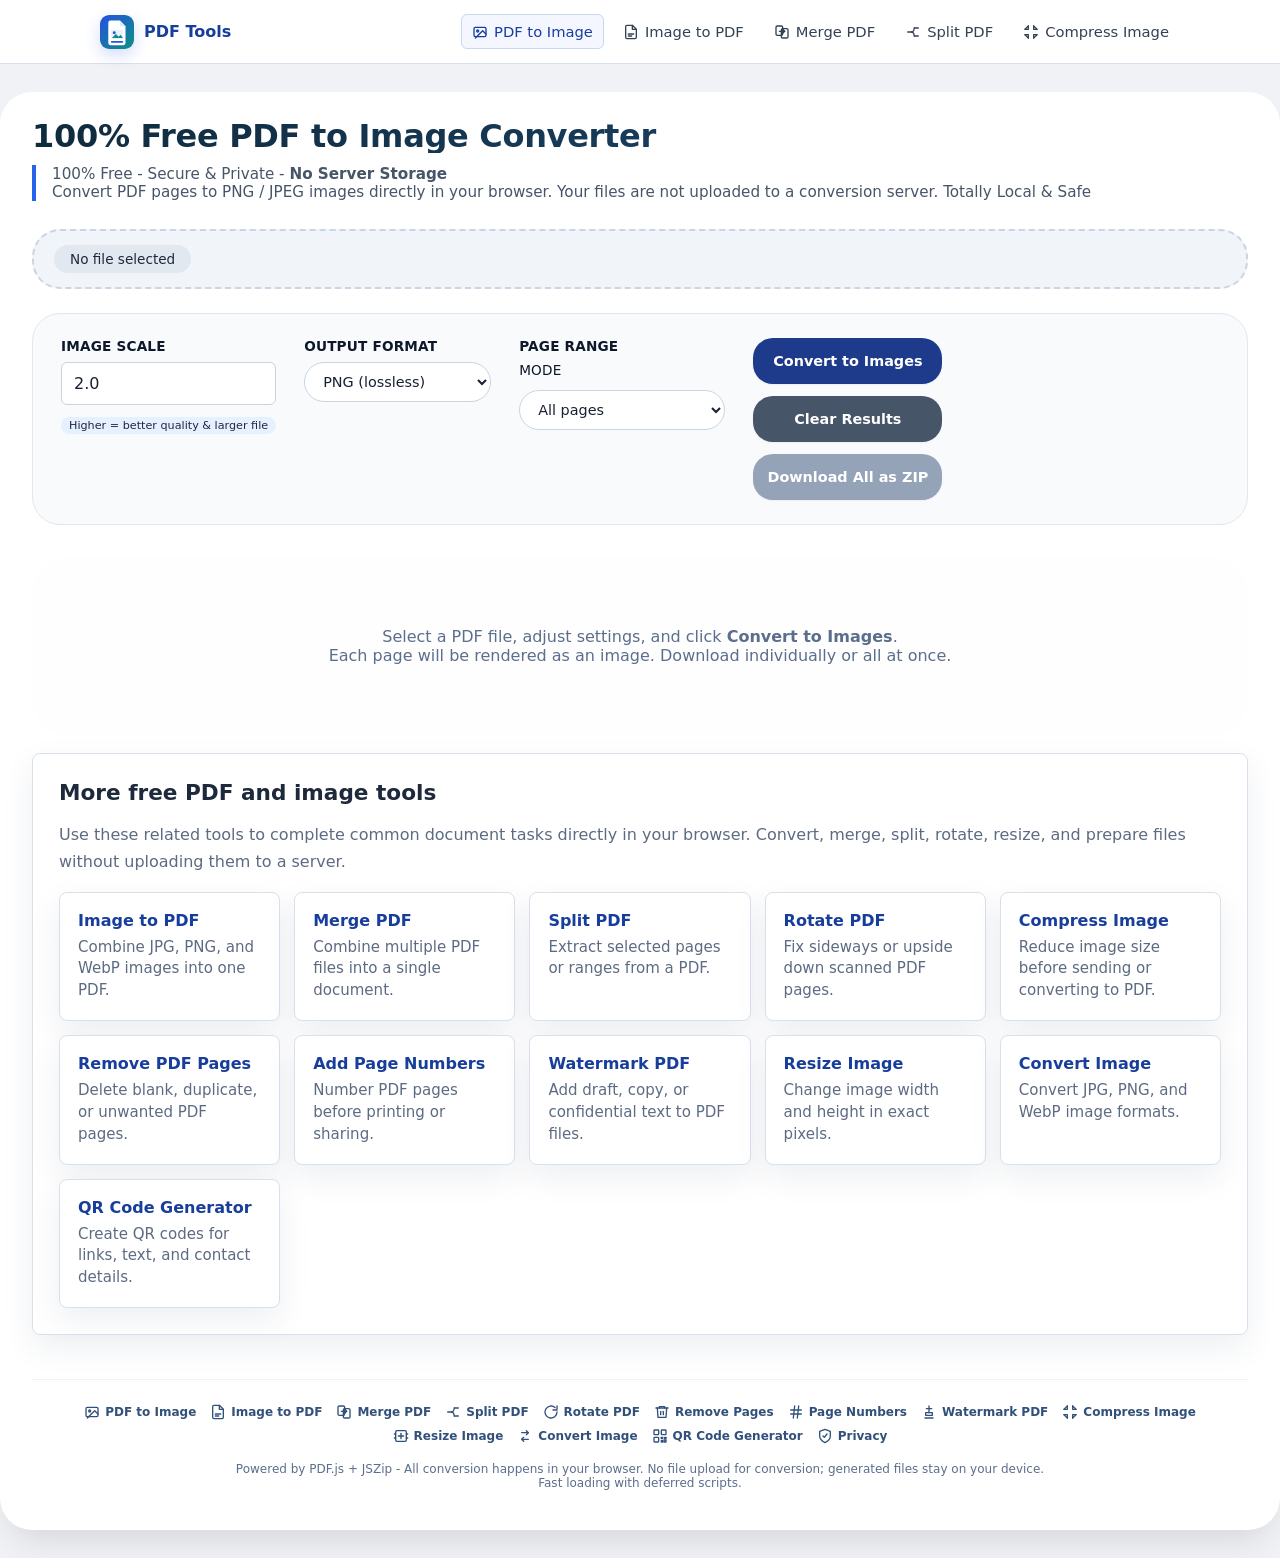
<file: index.html>
﻿<!DOCTYPE html>
<html lang="en">

<head>
    <meta charset="UTF-8">
    <meta name="viewport" content="width=device-width, initial-scale=1.0, user-scalable=yes">
    <title>PDF to Image Converter Free | Convert PDF to JPG or PNG Online</title>
    <meta name="description" content="Convert PDF to JPG or PNG online for free. Turn every PDF page into high quality images locally in your browser with no upload and no watermark.">
    <meta name="keywords" content="pdf to image, pdf to jpg, pdf to png, convert pdf pages to image, free pdf converter">
    <meta name="author" content="PDF Tools">
    <meta name="robots" content="index, follow">
    <meta name="google-adsense-account" content="ca-pub-3173901746543144">
    <meta property="og:title" content="PDF to Image Converter - Convert PDF pages to PNG/JPEG">
    <meta property="og:description"
        content="Fast, private, client-side PDF to image conversion. Extract pages as high-quality images without uploading.">
    <meta property="og:type" content="website">
    <meta property="og:image" content="https://pdftoimg.top/assets/og-image.png">
    <link rel="canonical" href="https://pdftoimg.top/">
    <meta property="og:url" content="https://pdftoimg.top/">
    <script>
        if (window.location.pathname.endsWith("/index.html")) {
            window.location.replace("/");
        }
    </script>
    <link rel="icon" type="image/svg+xml" href="data:image/svg+xml,%3Csvg xmlns=%22http://www.w3.org/2000/svg%22 viewBox=%220 0 64 64%22%3E%3Cdefs%3E%3ClinearGradient id=%22g%22 x1=%228%22 y1=%226%22 x2=%2258%22 y2=%2260%22%3E%3Cstop stop-color=%22%232457d6%22/%3E%3Cstop offset=%221%22 stop-color=%22%230f8b8d%22/%3E%3C/linearGradient%3E%3C/defs%3E%3Crect width=%2264%22 height=%2264%22 rx=%2214%22 fill=%22url(%23g)%22/%3E%3Cpath d=%22M20 10h18l10 10v34a4 4 0 0 1-4 4H20a4 4 0 0 1-4-4V14a4 4 0 0 1 4-4Z%22 fill=%22%23fff%22/%3E%3Cpath d=%22M38 10v10h10%22 fill=%22%23dce9ff%22/%3E%3Crect x=%2221%22 y=%2229%22 width=%2222%22 height=%2217%22 rx=%223%22 fill=%22%23eaf2ff%22/%3E%3Ccircle cx=%2227%22 cy=%2235%22 r=%223%22 fill=%22%232457d6%22/%3E%3Cpath d=%22m22 45 8-8 5 5 4-4 5 7H22Z%22 fill=%22%230f8b8d%22/%3E%3C/svg%3E">
    <link rel="alternate icon" href="favicon.ico" type="image/x-icon">
    <link rel="stylesheet" href="tools.css">
    <script src="js/pdf.min.js" defer></script>
    <script src="js/jszip.min.js" defer></script>
    <script src="js/FileSaver.min.js" defer></script>
    <script async src="https://pagead2.googlesyndication.com/pagead/js/adsbygoogle.js?client=ca-pub-3173901746543144"
     crossorigin="anonymous"></script>
    <script type="application/ld+json">
    {
      "@context": "https://schema.org",
      "@type": "WebSite",
      "name": "PDF Tools",
      "url": "https://pdftoimg.top/",
      "description": "Free browser-based PDF and image tools with private local processing."
    }
    </script>
    <script type="application/ld+json">
    {
      "@context": "https://schema.org",
      "@type": "ItemList",
      "name": "Free PDF and image tools",
      "itemListElement": [
        {"@type": "ListItem", "position": 1, "name": "PDF to Image", "url": "https://pdftoimg.top/"},
        {"@type": "ListItem", "position": 2, "name": "Image to PDF", "url": "https://pdftoimg.top/imgtopdf.html"},
        {"@type": "ListItem", "position": 3, "name": "Merge PDF", "url": "https://pdftoimg.top/merge-pdf.html"},
        {"@type": "ListItem", "position": 4, "name": "Split PDF", "url": "https://pdftoimg.top/split-pdf.html"},
        {"@type": "ListItem", "position": 5, "name": "Rotate PDF", "url": "https://pdftoimg.top/rotate-pdf.html"},
        {"@type": "ListItem", "position": 6, "name": "Remove PDF Pages", "url": "https://pdftoimg.top/remove-pdf-pages.html"},
        {"@type": "ListItem", "position": 7, "name": "Add Page Numbers", "url": "https://pdftoimg.top/add-page-numbers.html"},
        {"@type": "ListItem", "position": 8, "name": "Watermark PDF", "url": "https://pdftoimg.top/watermark-pdf.html"},
        {"@type": "ListItem", "position": 9, "name": "Compress Image", "url": "https://pdftoimg.top/compress-image.html"},
        {"@type": "ListItem", "position": 10, "name": "Resize Image", "url": "https://pdftoimg.top/resize-image.html"},
        {"@type": "ListItem", "position": 11, "name": "Convert Image", "url": "https://pdftoimg.top/convert-image.html"},
        {"@type": "ListItem", "position": 12, "name": "QR Code Generator", "url": "https://pdftoimg.top/qr-code-generator.html"}
      ]
    }
    </script>
    <style>
        * {
            box-sizing: border-box;
        }

        body {
            font-family: system-ui, -apple-system, 'Segoe UI', Roboto, 'Helvetica Neue', sans-serif;
            background: #f0f2f5;
            margin: 0;
            padding: 0;
            color: #1e293b;
        }

        .container {
            max-width: 1400px;
            margin: 28px auto;
            background: white;
            border-radius: 32px;
            box-shadow: 0 20px 35px -12px rgba(0, 0, 0, 0.12);
            overflow: hidden;
            padding: 28px 32px 40px;
            transition: all 0.2s;
        }

        h1 {
            font-size: 2rem;
            font-weight: 700;
            margin: 0 0 8px 0;
            background: linear-gradient(135deg, #0f2b3d, #1e4a76);
            background-clip: text;
            -webkit-background-clip: text;
            color: transparent;
            letter-spacing: -0.3px;
        }

        .sub {
            color: #475569;
            border-left: 4px solid #2563eb;
            padding-left: 16px;
            margin: 12px 0 28px 0;
            font-size: 0.95rem;
            font-weight: 400;
        }

        .toolbar {
            background: #f8fafc;
            border-radius: 28px;
            padding: 24px 28px;
            margin-bottom: 32px;
            border: 1px solid #e2e8f0;
            display: flex;
            flex-wrap: wrap;
            gap: 28px; 
    align-items: flex-start;
        }

        .input-group {
            display: flex;
            flex-direction: column;
            gap: 8px;
            min-width: 170px;
        }

        .input-group label {
            font-weight: 600;
            font-size: 0.85rem;
            color: #0f172a;
            letter-spacing: 0.2px;
            text-transform: uppercase;
        }

        input,
        select,
        button {
            font-size: 0.9rem;
            padding: 10px 14px;
            border-radius: 20px;
            border: 1px solid #cbd5e1;
            background: white;
            transition: 0.2s;
            font-family: inherit;
        }

        input:focus,
        select:focus {
            outline: none;
            border-color: #2563eb;
            box-shadow: 0 0 0 3px rgba(37, 99, 235, 0.2);
        }

        button {
            background: #1e3a8a;
            color: white;
            border: none;
            font-weight: 600;
            cursor: pointer;
            box-shadow: 0 1px 2px rgba(0, 0, 0, 0.05);
        }

        button:hover {
            background: #1e40af;
            transform: translateY(-1px);
        }

        button:active {
            transform: translateY(1px);
        }

        .btn-secondary {
            background: #475569;
        }

        .btn-secondary:hover {
            background: #334155;
        }

        .btn-success {
            background: #0d9488;
        }

        .btn-success:hover {
            background: #0f766e;
        }

        .btn-success:disabled {
            background: #94a3b8;
            cursor: not-allowed;
            transform: none;
        }

        .range-inputs {
            display: flex;
            gap: 12px;
            align-items: center;
            flex-wrap: wrap;
        }

        .range-inputs input {
            width: 90px;
        }

        .file-area {
            background: #f1f5f9;
            border: 2px dashed #cbd5e1;
            border-radius: 28px;
            padding: 14px 20px;
            display: flex;
            align-items: center;
            gap: 18px;
            flex-wrap: wrap;
            margin-bottom: 24px;
        }

        .file-info {
            font-size: 0.85rem;
            color: #1e293b;
            background: #e2e8f0;
            padding: 6px 16px;
            border-radius: 40px;
            font-weight: 500;
        }

        .progress-area {
            margin: 20px 0 12px;
            background: #e2e8f0;
            border-radius: 60px;
            height: 8px;
            width: 100%;
            overflow: hidden;
            display: none;
        }

        .progress-bar {
            width: 0%;
            height: 100%;
            background: #2563eb;
            transition: width 0.2s ease;
        }

        .status-msg {
            font-size: 0.85rem;
            color: #1e293b;
            margin: 10px 0 0 0;
            font-weight: 500;
        }

        .result-grid {
            display: grid;
            grid-template-columns: repeat(auto-fill, minmax(300px, 1fr));
            gap: 26px;
            margin-top: 32px;
        }

        .image-card {
            background: #ffffff;
            border-radius: 24px;
            box-shadow: 0 8px 20px rgba(0, 0, 0, 0.04);
            border: 1px solid #eef2ff;
            overflow: hidden;
            transition: 0.2s;
            display: flex;
            flex-direction: column;
        }

        .image-card:hover {
            transform: translateY(-4px);
            box-shadow: 0 20px 28px -12px rgba(0, 0, 0, 0.12);
        }

        .card-header {
            background: #fafcff;
            padding: 12px 18px;
            font-weight: 600;
            border-bottom: 1px solid #ecf3fa;
            display: flex;
            justify-content: space-between;
            align-items: center;
        }

        .page-num {
            background: #e6f0ff;
            padding: 4px 14px;
            border-radius: 40px;
            font-size: 0.75rem;
            font-weight: 600;
            color: #1e3a8a;
        }

        .img-preview {
            background: #f8fafc;
            display: flex;
            justify-content: center;
            align-items: center;
            padding: 20px;
            min-height: 250px;
            cursor: pointer;
        }

        .img-preview img {
            max-width: 100%;
            max-height: 280px;
            object-fit: contain;
            border-radius: 16px;
            box-shadow: 0 2px 8px rgba(0, 0, 0, 0.08);
        }

        .card-actions {
            padding: 14px 18px;
            display: flex;
            gap: 12px;
            border-top: 1px solid #f0f2f8;
            background: #ffffff;
        }

        .download-btn {
            background: #1e3a8a;
            flex: 1;
            text-align: center;
            padding: 8px 0;
            font-size: 0.8rem;
            border-radius: 40px;
            font-weight: 600;
        }

        .download-btn:hover {
            background: #0f2f6b;
        }

        .empty-state {
            text-align: center;
            padding: 70px 24px;
            background: #fefefe;
            border-radius: 36px;
            color: #5b6e8c;
            font-size: 1rem;
        }

        footer {
            margin-top: 44px;
            text-align: center;
            font-size: 0.75rem;
            color: #5b6e8c;
            border-top: 1px solid #eef2ff;
            padding-top: 24px;
        }

        @media (max-width: 680px) {
            .container {
                padding: 20px;
            }

            .toolbar {
                flex-direction: column;
                align-items: stretch;
            }
        }

        .badge {
            font-size: 0.7rem;
            background: #e6f0ff;
            padding: 2px 8px;
            border-radius: 20px;
            margin-top: 4px;
            display: inline-block;
            width: fit-content;
        }

        .action-buttons {
            display: flex;
            gap: 12px; 
        }
    </style>
</head>

<body>
    <header class="site-header">
        <nav class="nav" aria-label="Main navigation">
            <a class="brand" href="/"><span class="brand-mark" aria-hidden="true"></span><span class="brand-name">PDF Tools</span></a>
            <div class="nav-links"><a href="/" aria-current="page">PDF to Image</a><a href="imgtopdf.html">Image to PDF</a><a href="merge-pdf.html">Merge PDF</a><a href="split-pdf.html">Split PDF</a><a href="compress-image.html">Compress Image</a></div>
        </nav>
    </header>
    <div class="container">
        <header>
            <h1>100% Free PDF to Image Converter</h1>
        <div class="sub">
            100% Free - Secure & Private - <strong>No Server Storage</strong><br>
            Convert PDF pages to PNG / JPEG images directly in your browser. Your files are not uploaded to a conversion server.
            <span class="highlight">Totally Local & Safe</span>
        </header>

        <div class="file-area">
            <input type="file" id="pdfInput" accept="application/pdf"
                style="flex:1; border:1px solid #cbd5e1; background: white;" aria-label="Choose PDF file">
            <div id="fileStatus" class="file-info">No file selected</div>
        </div>

        <div class="toolbar">
            <div class="input-group">
                <label>Image Scale</label>
                <input type="number" id="scaleInput" step="0.1" value="2.0" min="0.8" max="4.0"
                    aria-label="Scale factor">
                <span class="badge">Higher = better quality & larger file</span>
            </div>
            <div class="input-group">
                <label>Output Format</label>
                <select id="formatSelect" aria-label="Output image format">
                    <option value="image/png">PNG (lossless)</option>
                    <option value="image/jpeg">JPEG (compressed)</option>
                </select>
            </div>
            <div class="input-group">
                <label>Page Range</label>
                <div class="range-inputs">
                    <label style="font-weight:normal;">Mode</label>
                    <select id="pageMode" aria-label="Page range mode">
                        <option value="all">All pages</option>
                        <option value="range">Custom range</option>
                    </select>
                    <div id="rangeControls" style="display: flex; gap: 8px;">
                        <input type="number" id="startPage" placeholder="Start" value="1" min="1" style="width: 80px;"
                            aria-label="Start page">
                        <span>-</span>
                        <input type="number" id="endPage" placeholder="End" value="1" min="1" style="width: 80px;"
                            aria-label="End page">
                    </div>
                </div>
            </div>
            <div class="input-group action-buttons">
                <button id="convertBtn">Convert to Images</button>
                <button id="clearBtn" class="btn-secondary" type="button">Clear Results</button>
                <button id="downloadAllBtn" class="btn-success" type="button" disabled>Download All as ZIP</button>
            </div>
        </div>

        <div class="progress-area" id="progressArea">
            <div class="progress-bar" id="progressBar"></div>
        </div>
        <div id="statusMsg" class="status-msg"></div>

        <main id="resultContainer">
            <div class="empty-state">
                Select a PDF file, adjust settings, and click <strong>Convert to Images</strong>.<br>
                Each page will be rendered as an image. Download individually or all at once.
            </div>
        </main>
        <section class="content-section">
            <h2>More free PDF and image tools</h2>
            <p>Use these related tools to complete common document tasks directly in your browser. Convert, merge, split, rotate, resize, and prepare files without uploading them to a server.</p>
            <div class="tool-grid">
                <a href="imgtopdf.html"><strong>Image to PDF</strong><span>Combine JPG, PNG, and WebP images into one PDF.</span></a>
                <a href="merge-pdf.html"><strong>Merge PDF</strong><span>Combine multiple PDF files into a single document.</span></a>
                <a href="split-pdf.html"><strong>Split PDF</strong><span>Extract selected pages or ranges from a PDF.</span></a>
                <a href="rotate-pdf.html"><strong>Rotate PDF</strong><span>Fix sideways or upside down scanned PDF pages.</span></a>
                <a href="compress-image.html"><strong>Compress Image</strong><span>Reduce image size before sending or converting to PDF.</span></a>
                <a href="remove-pdf-pages.html"><strong>Remove PDF Pages</strong><span>Delete blank, duplicate, or unwanted PDF pages.</span></a>
                <a href="add-page-numbers.html"><strong>Add Page Numbers</strong><span>Number PDF pages before printing or sharing.</span></a>
                <a href="watermark-pdf.html"><strong>Watermark PDF</strong><span>Add draft, copy, or confidential text to PDF files.</span></a>
                <a href="resize-image.html"><strong>Resize Image</strong><span>Change image width and height in exact pixels.</span></a>
                <a href="convert-image.html"><strong>Convert Image</strong><span>Convert JPG, PNG, and WebP image formats.</span></a>
                <a href="qr-code-generator.html"><strong>QR Code Generator</strong><span>Create QR codes for links, text, and contact details.</span></a>
            </div>
        </section>
        <footer>
            <div class="footer-tools" aria-label="All tools">
                <a href="/">PDF to Image</a>
                <a href="imgtopdf.html">Image to PDF</a>
                <a href="merge-pdf.html">Merge PDF</a>
                <a href="split-pdf.html">Split PDF</a>
                <a href="rotate-pdf.html">Rotate PDF</a>
                <a href="remove-pdf-pages.html">Remove Pages</a>
                <a href="add-page-numbers.html">Page Numbers</a>
                <a href="watermark-pdf.html">Watermark PDF</a>
                <a href="compress-image.html">Compress Image</a>
                <a href="resize-image.html">Resize Image</a>
                <a href="convert-image.html">Convert Image</a>
                <a href="qr-code-generator.html">QR Code Generator</a>
    <a href="privacy.html">Privacy</a>
            </div>
            Powered by PDF.js + JSZip - All conversion happens in your browser. No file upload for conversion; generated files stay on your
            device. 
            <br>
            Fast loading with deferred scripts.
        </footer>
    </div>

    <script> 
        document.addEventListener('DOMContentLoaded', function () { 
            if (typeof pdfjsLib !== 'undefined') {
                pdfjsLib.GlobalWorkerOptions.workerSrc = 'https://cdnjs.cloudflare.com/ajax/libs/pdf.js/2.16.105/pdf.worker.min.js';
            }
 
            const pdfInput = document.getElementById('pdfInput');
            const fileStatus = document.getElementById('fileStatus');
            const scaleInput = document.getElementById('scaleInput');
            const formatSelect = document.getElementById('formatSelect');
            const pageMode = document.getElementById('pageMode');
            const rangeControls = document.getElementById('rangeControls');
            const startPageInput = document.getElementById('startPage');
            const endPageInput = document.getElementById('endPage');
            const convertBtn = document.getElementById('convertBtn');
            const clearBtn = document.getElementById('clearBtn');
            const downloadAllBtn = document.getElementById('downloadAllBtn');
            const resultContainer = document.getElementById('resultContainer');
            const progressArea = document.getElementById('progressArea');
            const progressBar = document.getElementById('progressBar');
            const statusMsgDiv = document.getElementById('statusMsg');

            let currentPdfFile = null;
            let pdfDocCache = null;
            let convertingLock = false;
            let allGeneratedImages = []; 
            function updateBatchButtonState() {
                downloadAllBtn.disabled = !allGeneratedImages || allGeneratedImages.length === 0;
            }

            function clearAllImages() {
                allGeneratedImages = [];
                updateBatchButtonState();
            }

            function clearResults() {
                resultContainer.innerHTML = `<div class="empty-state">Cleared. Run a new conversion to generate images.</div>`;
                statusMsgDiv.innerHTML = '';
                clearAllImages();
                progressArea.style.display = 'none';
            }

            function toggleRangeInputs() {
                const mode = pageMode.value;
                if (mode === 'range') {
                    rangeControls.style.display = 'flex';
                } else {
                    rangeControls.style.display = 'none';
                }
            }

            function updateProgress(current, total, message) {
                if (total > 0) {
                    const percent = (current / total) * 100;
                    progressBar.style.width = `${percent}%`;
                }
                if (message) {
                    statusMsgDiv.innerHTML = message;
                }
                if (current === total && total > 0) {
                    setTimeout(() => {
                        if (!convertingLock) progressArea.style.display = 'none';
                    }, 1000);
                } else {
                    progressArea.style.display = 'block';
                }
            }

            async function renderPageToImage(pdfDocument, pageNum, scale, outputFormat) {
                const page = await pdfDocument.getPage(pageNum);
                const viewport = page.getViewport({ scale: scale });
                const canvas = document.createElement('canvas');
                const context = canvas.getContext('2d');
                canvas.width = viewport.width;
                canvas.height = viewport.height;

                const renderContext = {
                    canvasContext: context,
                    viewport: viewport,
                    background: 'white',
                };
                await page.render(renderContext).promise;

                let dataURL;
                if (outputFormat === 'image/jpeg') {
                    dataURL = canvas.toDataURL('image/jpeg', 0.92);
                } else {
                    dataURL = canvas.toDataURL('image/png');
                }
                canvas.width = 0;
                canvas.height = 0;
                return dataURL;
            }

            async function generateAndDisplay(pdfDocument, pagesToConvert, scale, outputFormat) {
                const total = pagesToConvert.length;
                if (total === 0) {
                    statusMsgDiv.innerHTML = 'No pages to convert. Check your page range.';
                    progressArea.style.display = 'none';
                    return;
                }

                allGeneratedImages = [];
                resultContainer.innerHTML = '';
                const gridDiv = document.createElement('div');
                gridDiv.className = 'result-grid';
                resultContainer.appendChild(gridDiv);

                let completed = 0;
                for (let idx = 0; idx < total; idx++) {
                    const pageNum = pagesToConvert[idx];
                    try {
                        updateProgress(completed, total, `Rendering page ${pageNum} of ${total}... (${total} total pages)`);
                        const dataURL = await renderPageToImage(pdfDocument, pageNum, scale, outputFormat);

                        const extension = outputFormat === 'image/jpeg' ? 'jpg' : 'png';
                        const fileName = `pdf_page_${pageNum}.${extension}`;
                        const formatLabel = outputFormat === 'image/jpeg' ? 'JPEG' : 'PNG';
                        allGeneratedImages.push({ filename: fileName, dataURL: dataURL });

                        const card = document.createElement('div');
                        card.className = 'image-card';
                        card.innerHTML = `
                        <div class="card-header">
                            <span class="page-num">Page ${pageNum}</span>
                            <span style="font-size:0.7rem; background:#eef2ff; padding:2px 8px; border-radius:20px;">${formatLabel}</span>
                        </div>
                        <div class="img-preview">
                            <img src="${dataURL}" alt="Page ${pageNum} preview" loading="lazy" width="auto" height="auto">
                        </div>
                        <div class="card-actions">
                            <button class="download-btn" data-url="${dataURL}" data-filename="${fileName}">Download Image</button>
                        </div>
                    `;
                        gridDiv.appendChild(card);

                        const downloadBtn = card.querySelector('.download-btn');
                        downloadBtn.addEventListener('click', (e) => {
                            const url = downloadBtn.getAttribute('data-url');
                            const filename = downloadBtn.getAttribute('data-filename');
                            downloadImage(url, filename);
                        });

                        completed++;
                        updateProgress(completed, total, `Completed ${completed}/${total} pages. Processing next...`);
                    } catch (err) {
                        console.error(err);
                        const errorCard = document.createElement('div');
                        errorCard.className = 'image-card';
                        errorCard.style.border = '1px solid #ffcdd2';
                        errorCard.innerHTML = `
                        <div class="card-header" style="background:#fff5f5;">
                            <span class="page-num">Page ${pageNum}</span>
                            <span style="color:#b91c1c;">Render failed</span>
                        </div>
                        <div class="img-preview" style="background:#ffeaea; padding:20px;">
                            鉂?Error: ${err.message.replace(/[<>]/g, '')}
                        </div>
                    `;
                        gridDiv.appendChild(errorCard);
                        completed++;
                        updateProgress(completed, total, `Failed on page ${pageNum}, continuing...`);
                    }
                }

                updateProgress(total, total, `Conversion finished. ${total} image(s) generated. Use "Download All as ZIP" to save all at once.`);
                updateBatchButtonState();
                setTimeout(() => {
                    if (!convertingLock) progressArea.style.display = 'none';
                }, 2000);
            }

            function downloadImage(dataURL, filename) {
                const link = document.createElement('a');
                link.href = dataURL;
                link.download = filename;
                document.body.appendChild(link);
                link.click();
                document.body.removeChild(link);
            }

            async function downloadAllAsZip() {
                if (!allGeneratedImages.length) {
                    statusMsgDiv.innerHTML = 'No images to download. Please convert a PDF first.';
                    return;
                }
                if (typeof JSZip === 'undefined') {
                    statusMsgDiv.innerHTML = '鉂?ZIP library not loaded. Please refresh and try again.';
                    return;
                }
                statusMsgDiv.innerHTML = 'Creating ZIP archive, please wait...';
                const zip = new JSZip();
                const folder = zip.folder("pdf_images");
                for (const img of allGeneratedImages) {
                    const base64Data = img.dataURL.split(',')[1];
                    if (base64Data) {
                        folder.file(img.filename, base64Data, { base64: true });
                    } else {
                        console.warn(`Could not extract data for ${img.filename}`);
                    }
                }
                try {
                    const content = await zip.generateAsync({ type: "blob" });
                    if (typeof saveAs !== 'undefined') {
                        saveAs(content, "pdf_pages.zip");
                    } else {
                        const url = URL.createObjectURL(content);
                        const a = document.createElement('a');
                        a.href = url;
                        a.download = "pdf_pages.zip";
                        document.body.appendChild(a);
                        a.click();
                        document.body.removeChild(a);
                        URL.revokeObjectURL(url);
                    }
                    statusMsgDiv.innerHTML = 'ZIP archive saved successfully.';
                } catch (err) {
                    console.error(err);
                    statusMsgDiv.innerHTML = '鉂?Failed to create ZIP: ' + err.message;
                }
            }
            async function startConversion() {
                if (convertingLock) {
                    statusMsgDiv.innerHTML = '鈴?A conversion is already in progress. Please wait.';
                    return;
                }
                if (!currentPdfFile) {
                    statusMsgDiv.innerHTML = '鉂?Please select a PDF file first.';
                    return;
                }

                let scale = parseFloat(scaleInput.value);
                if (isNaN(scale) || scale <= 0.2) scale = 1.5;
                if (scale > 4.0) scale = 4.0;
                const outputFormat = formatSelect.value;
                let pagesToConvert = [];

                let pdfDocument = pdfDocCache;
                if (!pdfDocument) {
                    try {
                        statusMsgDiv.innerHTML = 'Loading PDF file...';
                        progressArea.style.display = 'block';
                        progressBar.style.width = '10%';
                        const arrayBuffer = await currentPdfFile.arrayBuffer();
                        const loadingTask = pdfjsLib.getDocument({ data: arrayBuffer, useSystemFonts: true });
                        pdfDocument = await loadingTask.promise;
                        pdfDocCache = pdfDocument;
                        statusMsgDiv.innerHTML = `PDF loaded successfully. Total pages: ${pdfDocument.numPages}. Ready.`;
                    } catch (err) {
                        console.error(err);
                        statusMsgDiv.innerHTML = `鉂?Failed to parse PDF: ${err.message}`;
                        progressArea.style.display = 'none';
                        return;
                    }
                }

                const totalPages = pdfDocument.numPages;
                const mode = pageMode.value;
                if (mode === 'all') {
                    for (let i = 1; i <= totalPages; i++) pagesToConvert.push(i);
                } else {
                    let start = parseInt(startPageInput.value);
                    let end = parseInt(endPageInput.value);
                    if (isNaN(start)) start = 1;
                    if (isNaN(end)) end = totalPages;
                    start = Math.max(1, Math.min(start, totalPages));
                    end = Math.max(start, Math.min(end, totalPages));
                    for (let i = start; i <= end; i++) pagesToConvert.push(i);
                    if (pagesToConvert.length === 0) {
                        statusMsgDiv.innerHTML = `Invalid range. Start page ${start} > end page or out of bounds (total pages: ${totalPages})`;
                        progressArea.style.display = 'none';
                        return;
                    }
                }

                if (pagesToConvert.length === 0) {
                    statusMsgDiv.innerHTML = `No valid pages to convert. PDF has ${totalPages} page(s).`;
                    progressArea.style.display = 'none';
                    return;
                }

                convertingLock = true;
                convertBtn.disabled = true;
                convertBtn.textContent = '鈴?Converting...';
                downloadAllBtn.disabled = true; // disable during conversion
                progressBar.style.width = '0%';
                progressArea.style.display = 'block';

                try {
                    await generateAndDisplay(pdfDocument, pagesToConvert, scale, outputFormat);
                } catch (err) {
                    console.error(err);
                    statusMsgDiv.innerHTML = `Conversion error: ${err.message}`;
                    resultContainer.innerHTML = `<div class="empty-state">Conversion failed: ${err.message}<br>Try a lower scale or different PDF.</div>`;
                    clearAllImages();
                } finally {
                    convertingLock = false;
                    convertBtn.disabled = false;
                    convertBtn.textContent = 'Convert to Images';
                    updateBatchButtonState();
                    setTimeout(() => {
                        if (!convertingLock && progressArea.style.display !== 'none' && statusMsgDiv.innerHTML.includes('finished')) {
                            setTimeout(() => { progressArea.style.display = 'none'; }, 1500);
                        }
                    }, 2000);
                }
            }

            clearBtn.addEventListener('click', () => {
                clearResults();
                statusMsgDiv.innerHTML = 'Image preview cleared.';
            });

            convertBtn.addEventListener('click', startConversion);
            downloadAllBtn.addEventListener('click', downloadAllAsZip);

            pdfInput.addEventListener('change', (e) => {
                const file = e.target.files[0];
                if (file && file.type === 'application/pdf') {
                    currentPdfFile = file;
                    fileStatus.innerHTML = `Selected: ${file.name} (${(file.size / 1024).toFixed(1)} KB)`;
                    pdfDocCache = null;
                    clearResults();
                    statusMsgDiv.innerHTML = `Ready: ${file.name}. Click "Convert to Images" to start.`;
                } else if (file) {
                    fileStatus.innerHTML = `鉂?Invalid file. Please choose a PDF.`;
                    currentPdfFile = null;
                    clearResults();
                } else {
                    fileStatus.innerHTML = `No file selected`;
                    currentPdfFile = null;
                    clearResults();
                }
                updateBatchButtonState();
            });

            pageMode.addEventListener('change', toggleRangeInputs);
            toggleRangeInputs();

            startPageInput.addEventListener('change', () => {
                let end = parseInt(endPageInput.value);
                let start = parseInt(startPageInput.value);
                if (!isNaN(start) && !isNaN(end) && start > end) {
                    endPageInput.value = start;
                }
            });
            endPageInput.addEventListener('change', () => {
                let end = parseInt(endPageInput.value);
                let start = parseInt(startPageInput.value);
                if (!isNaN(start) && !isNaN(end) && end < start) {
                    startPageInput.value = end;
                }
            });
            updateBatchButtonState();
        });
    </script>
</body>

</html>
</file>
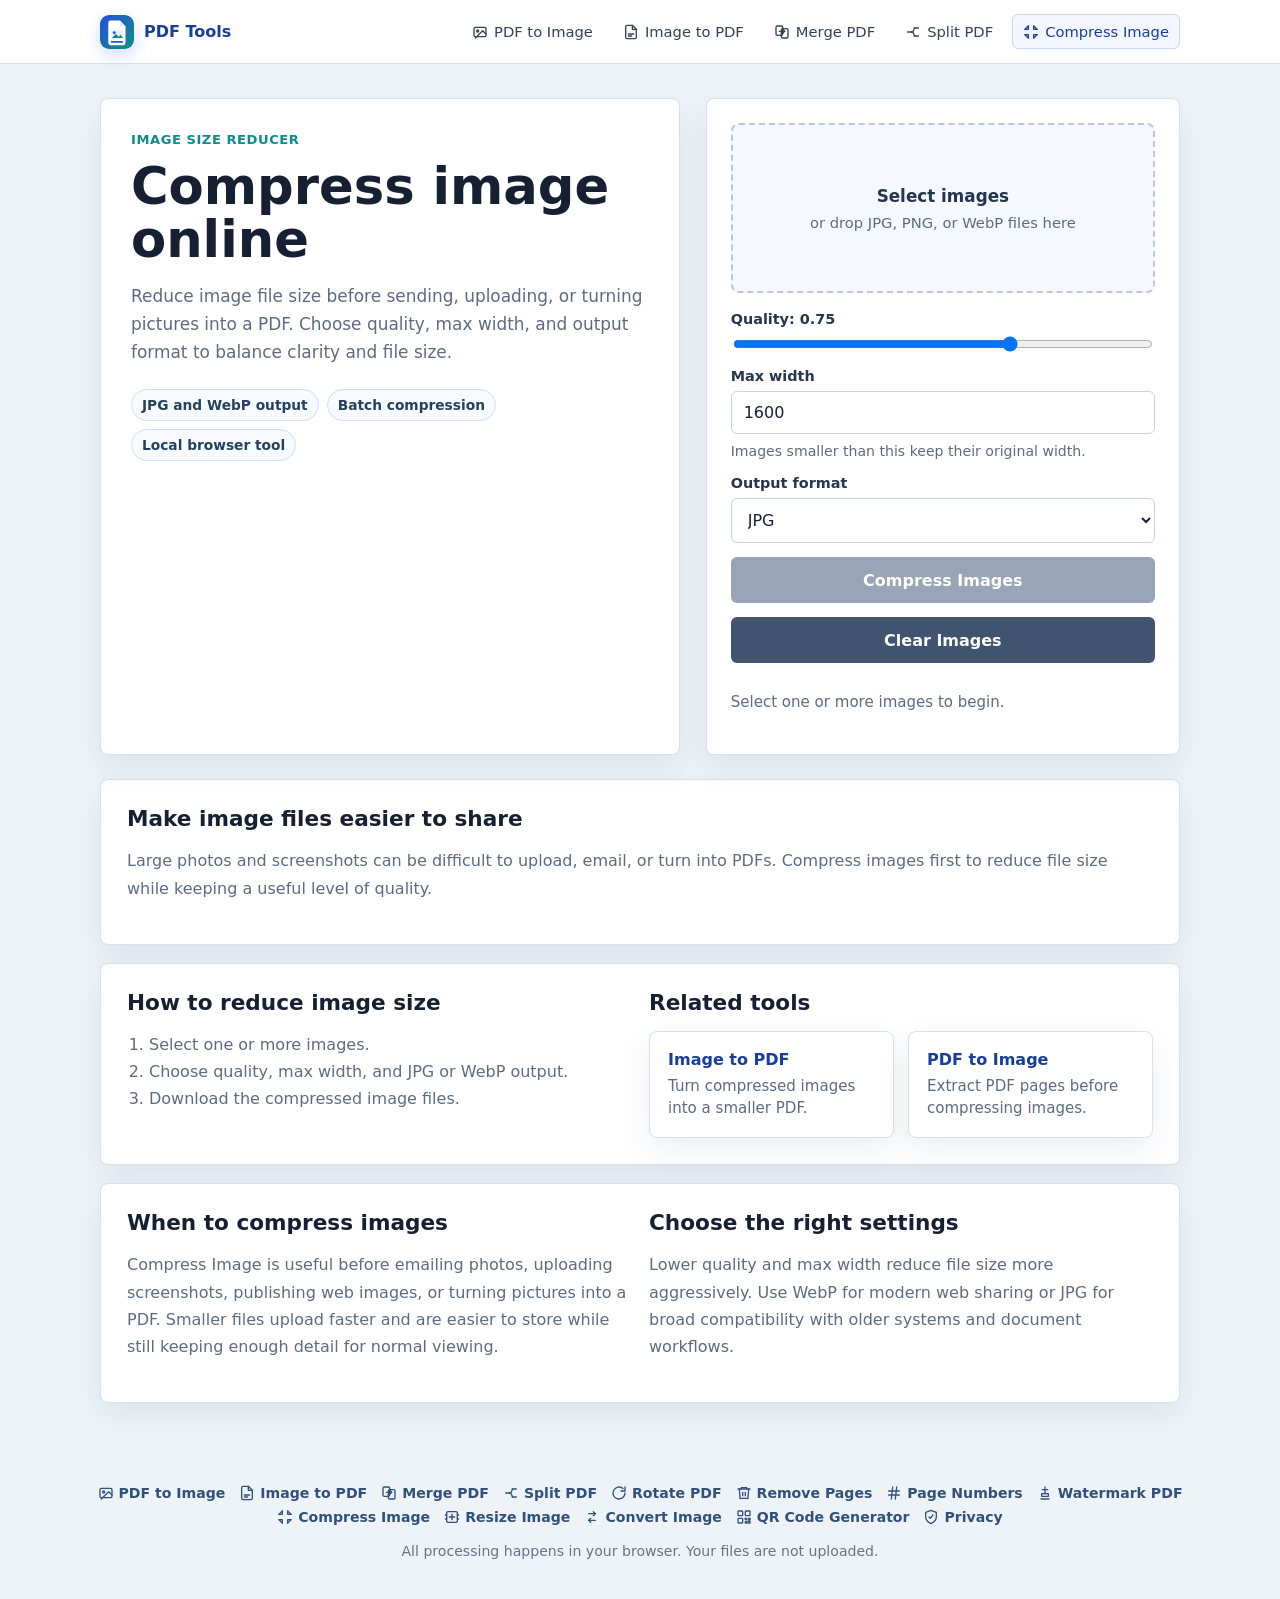
<file: compress-image.html>
<!DOCTYPE html>
<html lang="en">
<head>
  <meta charset="UTF-8">
  <meta name="viewport" content="width=device-width, initial-scale=1.0">
  <title>Compress Image Online Free | Reduce JPG PNG WebP Size</title>
  <meta name="description" content="Compress images online for free. Reduce JPG, PNG, and WebP file size in your browser before uploading, emailing, or converting images to PDF.">
  <meta name="keywords" content="compress image, image compressor, reduce image size, compress jpg, compress png, compress webp">
  <meta name="robots" content="index, follow">
    <meta name="google-adsense-account" content="ca-pub-3173901746543144">
  <link rel="canonical" href="https://pdftoimg.top/compress-image.html">
    <meta property="og:url" content="https://pdftoimg.top/compress-image.html">
    <meta property="og:title" content="Compress Image Online Free | Reduce JPG PNG WebP Size">
    <meta property="og:description" content="Compress images online for free. Reduce JPG, PNG, and WebP file size in your browser before uploading, emailing, or converting images to PDF.">
    <meta property="og:type" content="website">
    <meta property="og:image" content="https://pdftoimg.top/assets/og-image.png">
    <link rel="icon" type="image/svg+xml" href="data:image/svg+xml,%3Csvg xmlns=%22http://www.w3.org/2000/svg%22 viewBox=%220 0 64 64%22%3E%3Cdefs%3E%3ClinearGradient id=%22g%22 x1=%228%22 y1=%226%22 x2=%2258%22 y2=%2260%22%3E%3Cstop stop-color=%22%232457d6%22/%3E%3Cstop offset=%221%22 stop-color=%22%230f8b8d%22/%3E%3C/linearGradient%3E%3C/defs%3E%3Crect width=%2264%22 height=%2264%22 rx=%2214%22 fill=%22url(%23g)%22/%3E%3Cpath d=%22M20 10h18l10 10v34a4 4 0 0 1-4 4H20a4 4 0 0 1-4-4V14a4 4 0 0 1 4-4Z%22 fill=%22%23fff%22/%3E%3Cpath d=%22M38 10v10h10%22 fill=%22%23dce9ff%22/%3E%3Crect x=%2221%22 y=%2229%22 width=%2222%22 height=%2217%22 rx=%223%22 fill=%22%23eaf2ff%22/%3E%3Ccircle cx=%2227%22 cy=%2235%22 r=%223%22 fill=%22%232457d6%22/%3E%3Cpath d=%22m22 45 8-8 5 5 4-4 5 7H22Z%22 fill=%22%230f8b8d%22/%3E%3C/svg%3E">
    <link rel="alternate icon" href="favicon.ico" type="image/x-icon">
  <link rel="stylesheet" href="tools.css">
  <script type="application/ld+json">
  {
    "@context": "https://schema.org",
    "@type": "WebApplication",
    "name": "Compress Image Online",
    "applicationCategory": "UtilitiesApplication",
    "operatingSystem": "Any",
    "offers": {"@type": "Offer", "price": "0", "priceCurrency": "USD"},
    "description": "A free browser-based tool to reduce image file size."
  }
  </script>
  <script type="application/ld+json">
  {
    "@context": "https://schema.org",
    "@type": "FAQPage",
    "mainEntity": [
      {"@type": "Question", "name": "Can I compress images without uploading?", "acceptedAnswer": {"@type": "Answer", "text": "Yes. Images are resized and compressed locally in your browser."}},
      {"@type": "Question", "name": "Which image formats are supported?", "acceptedAnswer": {"@type": "Answer", "text": "You can select JPG, PNG, WebP, and most browser-supported image formats. Output is saved as JPG or WebP."}},
      {"@type": "Question", "name": "How do I make an image smaller for PDF?", "acceptedAnswer": {"@type": "Answer", "text": "Compress images first, then use the Image to PDF tool to create a smaller PDF file."}}
    ]
  }
  </script>
  <script type="application/ld+json">
  {"@context":"https://schema.org","@type":"BreadcrumbList","itemListElement": [{"@type":"ListItem","position":1,"name":"PDF Tools","item":"https://pdftoimg.top/"},{"@type":"ListItem","position":2,"name":"Compress Image","item":"https://pdftoimg.top/compress-image.html"}]}
  </script>
    <script async src="https://pagead2.googlesyndication.com/pagead/js/adsbygoogle.js?client=ca-pub-3173901746543144"
     crossorigin="anonymous"></script></head>
<body>
  <header class="site-header">
    <nav class="nav" aria-label="Main navigation">
      <a class="brand" href="/"><span class="brand-mark" aria-hidden="true"></span><span class="brand-name">PDF Tools</span></a>
      <div class="nav-links"><a href="/">PDF to Image</a><a href="imgtopdf.html">Image to PDF</a><a href="merge-pdf.html">Merge PDF</a><a href="split-pdf.html">Split PDF</a><a href="compress-image.html" aria-current="page">Compress Image</a></div>
    </nav>
  </header>

  <main class="wrap">
    <section class="hero">
      <div class="intro">
        <span class="eyebrow">Image size reducer</span>
        <h1>Compress image online</h1>
        <p class="lead">Reduce image file size before sending, uploading, or turning pictures into a PDF. Choose quality, max width, and output format to balance clarity and file size.</p>
        <div class="trust-row">
          <span class="pill">JPG and WebP output</span>
          <span class="pill">Batch compression</span>
          <span class="pill">Local browser tool</span>
        </div>
      </div>

      <section class="tool-panel" aria-label="Compress image tool">
        <label class="dropzone" for="imageFiles" id="dropzone">
          <input id="imageFiles" type="file" accept="image/*" multiple>
          <span><strong>Select images</strong>or drop JPG, PNG, or WebP files here</span>
        </label>
        <div class="controls">
          <div class="field">
            <label for="quality">Quality: <span id="qualityLabel">0.75</span></label>
            <input id="quality" type="range" min="0.35" max="0.95" value="0.75" step="0.05">
          </div>
          <div class="field">
            <label for="maxWidth">Max width</label>
            <input id="maxWidth" type="number" min="320" max="6000" value="1600">
            <span class="hint">Images smaller than this keep their original width.</span>
          </div>
          <div class="field">
            <label for="format">Output format</label>
            <select id="format">
              <option value="image/jpeg">JPG</option>
              <option value="image/webp">WebP</option>
            </select>
          </div>
          <button id="compressBtn" disabled>Compress Images</button>
          <button id="clearBtn" class="secondary" type="button">Clear Images</button>
        </div>
        <div class="preview-grid" id="previewGrid"></div>
        <p class="status" id="status">Select one or more images to begin.</p>
      </section>
    </section>

    <section class="content-section">
      <h2>Make image files easier to share</h2>
      <p>Large photos and screenshots can be difficult to upload, email, or turn into PDFs. Compress images first to reduce file size while keeping a useful level of quality.</p>
    </section>

    <section class="content-section two-cols">
      <div>
        <h2>How to reduce image size</h2>
        <ol>
          <li>Select one or more images.</li>
          <li>Choose quality, max width, and JPG or WebP output.</li>
          <li>Download the compressed image files.</li>
        </ol>
      </div>
      <div>
        <h2>Related tools</h2>
        <div class="tool-grid">
          <a href="imgtopdf.html"><strong>Image to PDF</strong><span>Turn compressed images into a smaller PDF.</span></a>
          <a href="/"><strong>PDF to Image</strong><span>Extract PDF pages before compressing images.</span></a>
        </div>
      </div>
    </section>

    <section class="content-section two-cols seo-detail">
      <div>
        <h2>When to compress images</h2>
        <p>Compress Image is useful before emailing photos, uploading screenshots, publishing web images, or turning pictures into a PDF. Smaller files upload faster and are easier to store while still keeping enough detail for normal viewing.</p>
      </div>
      <div>
        <h2>Choose the right settings</h2>
        <p>Lower quality and max width reduce file size more aggressively. Use WebP for modern web sharing or JPG for broad compatibility with older systems and document workflows.</p>
      </div>
    </section>
  </main>

  <footer class="footer">
  <div class="footer-tools" aria-label="All tools">
    <a href="/">PDF to Image</a>
    <a href="imgtopdf.html">Image to PDF</a>
    <a href="merge-pdf.html">Merge PDF</a>
    <a href="split-pdf.html">Split PDF</a>
    <a href="rotate-pdf.html">Rotate PDF</a>
    <a href="remove-pdf-pages.html">Remove Pages</a>
    <a href="add-page-numbers.html">Page Numbers</a>
    <a href="watermark-pdf.html">Watermark PDF</a>
    <a href="compress-image.html">Compress Image</a>
    <a href="resize-image.html">Resize Image</a>
    <a href="convert-image.html">Convert Image</a>
    <a href="qr-code-generator.html">QR Code Generator</a>
    <a href="privacy.html">Privacy</a>
  </div>
  <div>All processing happens in your browser. Your files are not uploaded.</div>
</footer>

  <script>
    document.addEventListener("DOMContentLoaded", () => {
      const input = document.getElementById("imageFiles");
      const dropzone = document.getElementById("dropzone");
      const quality = document.getElementById("quality");
      const qualityLabel = document.getElementById("qualityLabel");
      const maxWidth = document.getElementById("maxWidth");
      const format = document.getElementById("format");
      const compressBtn = document.getElementById("compressBtn");
      const clearBtn = document.getElementById("clearBtn");
      const previewGrid = document.getElementById("previewGrid");
      const status = document.getElementById("status");
      let files = [];

      function formatBytes(bytes) {
        return bytes > 1048576 ? `${(bytes / 1048576).toFixed(2)} MB` : `${(bytes / 1024).toFixed(1)} KB`;
      }

      function renderPreview() {
        previewGrid.innerHTML = "";
        files.forEach(file => {
          const img = document.createElement("img");
          img.alt = file.name;
          img.src = URL.createObjectURL(file);
          img.onload = () => URL.revokeObjectURL(img.src);
          previewGrid.appendChild(img);
        });
        compressBtn.disabled = files.length === 0;
        status.textContent = files.length ? `${files.length} image(s) ready.` : "Select one or more images to begin.";
      }

      function addFiles(fileSet) {
        const selected = Array.from(fileSet).filter(file => file.type.startsWith("image/"));
        files = files.concat(selected);
        renderPreview();
      }

      function loadImage(file) {
        return new Promise((resolve, reject) => {
          const img = new Image();
          img.onload = () => resolve(img);
          img.onerror = reject;
          img.src = URL.createObjectURL(file);
        });
      }

      async function compressFile(file) {
        const img = await loadImage(file);
        const limit = Math.max(320, Number.parseInt(maxWidth.value, 10) || 1600);
        const ratio = Math.min(1, limit / img.naturalWidth);
        const width = Math.round(img.naturalWidth * ratio);
        const height = Math.round(img.naturalHeight * ratio);
        const canvas = document.createElement("canvas");
        canvas.width = width;
        canvas.height = height;
        const ctx = canvas.getContext("2d", { alpha: false });
        ctx.fillStyle = "#ffffff";
        ctx.fillRect(0, 0, width, height);
        ctx.drawImage(img, 0, 0, width, height);
        URL.revokeObjectURL(img.src);
        const type = format.value;
        const q = Number.parseFloat(quality.value);
        const blob = await new Promise(resolve => canvas.toBlob(resolve, type, q));
        const extension = type === "image/webp" ? "webp" : "jpg";
        const baseName = file.name.replace(/\.[^.]+$/, "");
        return { blob, name: `${baseName}-compressed.${extension}`, originalSize: file.size };
      }

      function downloadBlob(blob, name) {
        const url = URL.createObjectURL(blob);
        const link = document.createElement("a");
        link.href = url;
        link.download = name;
        document.body.appendChild(link);
        link.click();
        link.remove();
        URL.revokeObjectURL(url);
      }

      quality.addEventListener("input", () => {
        qualityLabel.textContent = Number.parseFloat(quality.value).toFixed(2);
      });
      input.addEventListener("change", event => addFiles(event.target.files));
      dropzone.addEventListener("dragover", event => event.preventDefault());
      dropzone.addEventListener("drop", event => {
        event.preventDefault();
        addFiles(event.dataTransfer.files);
      });
      clearBtn.addEventListener("click", () => {
        files = [];
        input.value = "";
        renderPreview();
      });

      compressBtn.addEventListener("click", async () => {
        if (!files.length) return;
        compressBtn.disabled = true;
        status.textContent = "Compressing images...";
        try {
          let saved = 0;
          for (const file of files) {
            const result = await compressFile(file);
            saved += Math.max(0, result.originalSize - result.blob.size);
            downloadBlob(result.blob, result.name);
          }
          status.textContent = `Done. Estimated saved size: ${formatBytes(saved)}.`;
        } catch (error) {
          console.error(error);
          status.textContent = "Could not compress one of these images.";
        } finally {
          compressBtn.disabled = false;
        }
      });
    });
  </script>
</body>
</html>
</file>
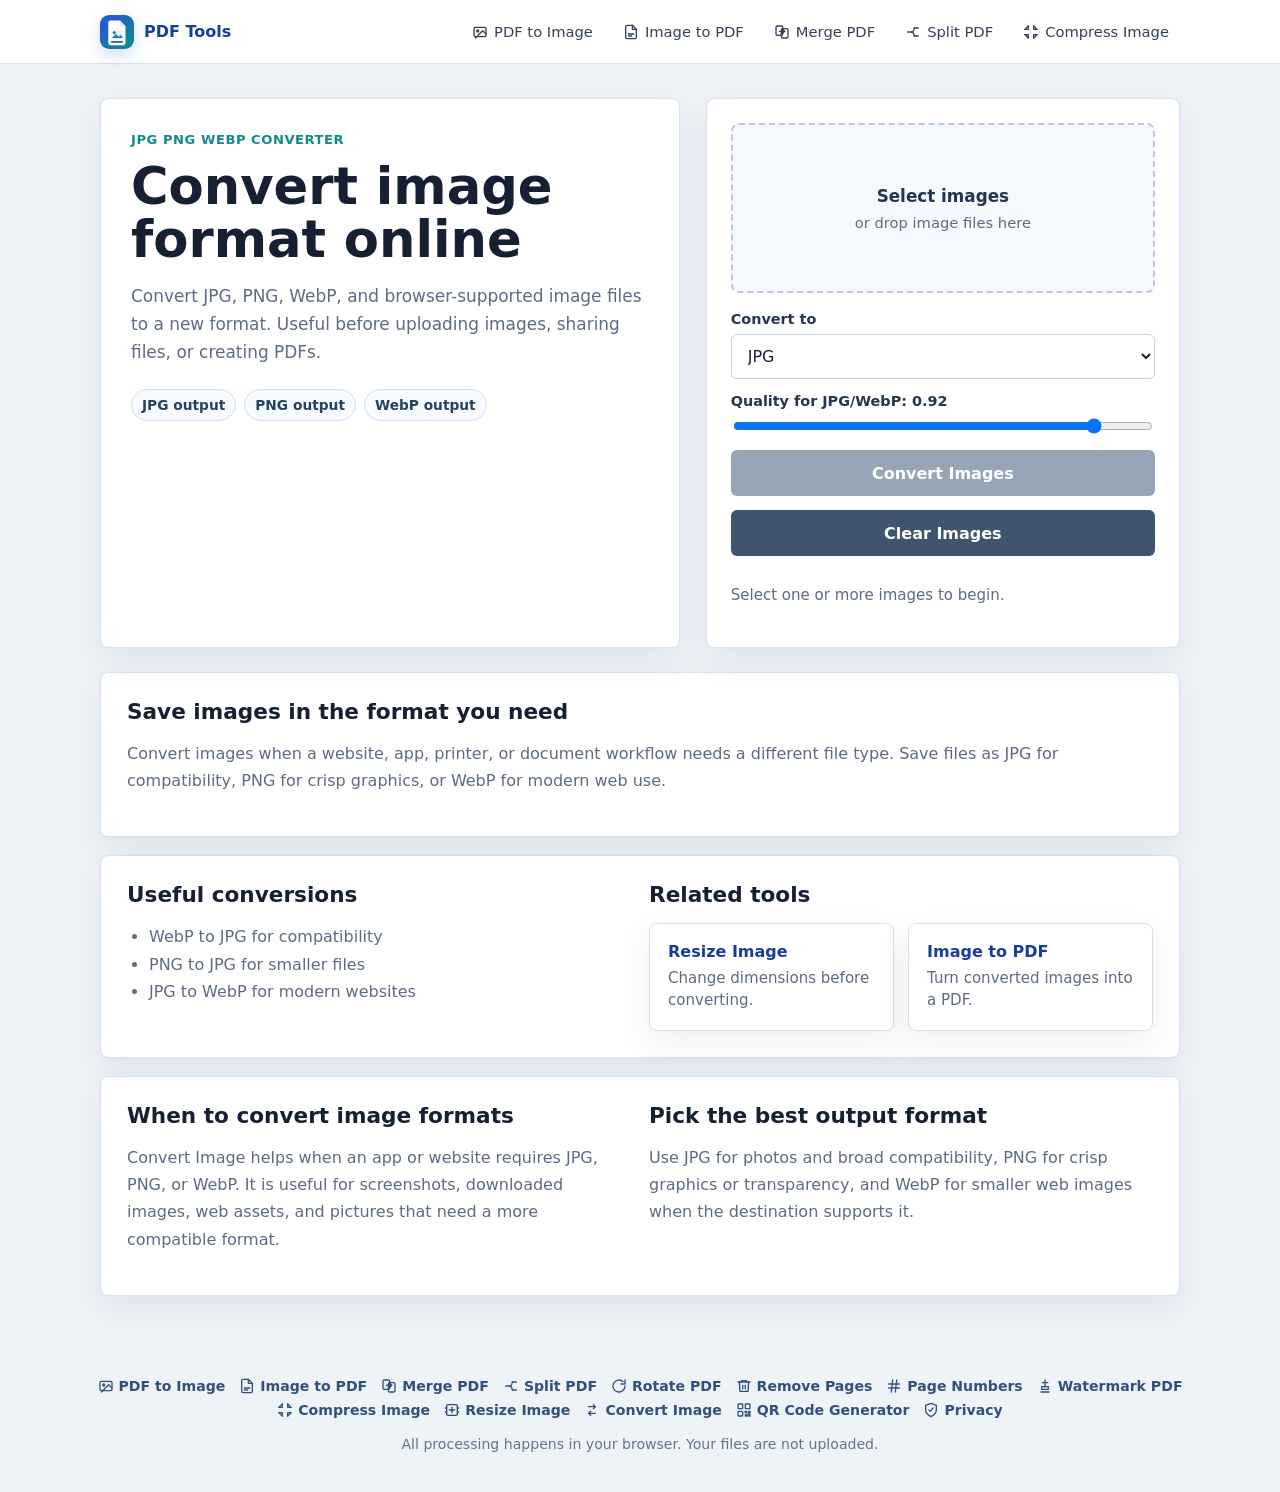
<file: convert-image.html>
<!DOCTYPE html>
<html lang="en">
<head>
  <meta charset="UTF-8">
  <meta name="viewport" content="width=device-width, initial-scale=1.0">
  <title>Convert Image Online Free | JPG PNG WebP Converter</title>
  <meta name="description" content="Convert images online for free. Change JPG, PNG, and WebP files to another format locally in your browser with no upload.">
  <meta name="keywords" content="convert image, jpg to png, png to jpg, image to webp, webp to jpg, image converter online">
  <meta name="robots" content="index, follow">
    <meta name="google-adsense-account" content="ca-pub-3173901746543144">
  <link rel="canonical" href="https://pdftoimg.top/convert-image.html">
    <meta property="og:url" content="https://pdftoimg.top/convert-image.html">
    <meta property="og:title" content="Convert Image Online Free | JPG PNG WebP Converter">
    <meta property="og:description" content="Convert images online for free. Change JPG, PNG, and WebP files to another format locally in your browser with no upload.">
    <meta property="og:type" content="website">
    <meta property="og:image" content="https://pdftoimg.top/assets/og-image.png">
    <link rel="icon" type="image/svg+xml" href="data:image/svg+xml,%3Csvg xmlns=%22http://www.w3.org/2000/svg%22 viewBox=%220 0 64 64%22%3E%3Cdefs%3E%3ClinearGradient id=%22g%22 x1=%228%22 y1=%226%22 x2=%2258%22 y2=%2260%22%3E%3Cstop stop-color=%22%232457d6%22/%3E%3Cstop offset=%221%22 stop-color=%22%230f8b8d%22/%3E%3C/linearGradient%3E%3C/defs%3E%3Crect width=%2264%22 height=%2264%22 rx=%2214%22 fill=%22url(%23g)%22/%3E%3Cpath d=%22M20 10h18l10 10v34a4 4 0 0 1-4 4H20a4 4 0 0 1-4-4V14a4 4 0 0 1 4-4Z%22 fill=%22%23fff%22/%3E%3Cpath d=%22M38 10v10h10%22 fill=%22%23dce9ff%22/%3E%3Crect x=%2221%22 y=%2229%22 width=%2222%22 height=%2217%22 rx=%223%22 fill=%22%23eaf2ff%22/%3E%3Ccircle cx=%2227%22 cy=%2235%22 r=%223%22 fill=%22%232457d6%22/%3E%3Cpath d=%22m22 45 8-8 5 5 4-4 5 7H22Z%22 fill=%22%230f8b8d%22/%3E%3C/svg%3E">
    <link rel="alternate icon" href="favicon.ico" type="image/x-icon">
  <link rel="stylesheet" href="tools.css">
  <script type="application/ld+json">
  {"@context":"https://schema.org","@type":"WebApplication","name":"Convert Image Online","applicationCategory":"UtilitiesApplication","operatingSystem":"Any","offers":{"@type":"Offer","price":"0","priceCurrency":"USD"},"description":"Convert image formats locally in the browser."}
  </script>
  <script type="application/ld+json">
  {"@context":"https://schema.org","@type":"FAQPage","mainEntity":[
    {"@type":"Question","name":"Can I convert WebP to JPG online?","acceptedAnswer":{"@type":"Answer","text":"Yes. Select a WebP image, choose JPG output, and download the converted file."}},
    {"@type":"Question","name":"Can I convert PNG to JPG without uploading?","acceptedAnswer":{"@type":"Answer","text":"Yes. The conversion happens locally in your browser."}},
    {"@type":"Question","name":"Which image formats can I save?","acceptedAnswer":{"@type":"Answer","text":"You can save images as JPG, PNG, or WebP when supported by your browser."}}
  ]}
  </script>
  <script type="application/ld+json">
  {"@context":"https://schema.org","@type":"BreadcrumbList","itemListElement": [{"@type":"ListItem","position":1,"name":"PDF Tools","item":"https://pdftoimg.top/"},{"@type":"ListItem","position":2,"name":"Convert Image","item":"https://pdftoimg.top/convert-image.html"}]}
  </script>
    <script async src="https://pagead2.googlesyndication.com/pagead/js/adsbygoogle.js?client=ca-pub-3173901746543144"
     crossorigin="anonymous"></script></head>
<body>
  <header class="site-header"><nav class="nav" aria-label="Main navigation"><a class="brand" href="/"><span class="brand-mark" aria-hidden="true"></span><span class="brand-name">PDF Tools</span></a><div class="nav-links"><a href="/">PDF to Image</a><a href="imgtopdf.html">Image to PDF</a><a href="merge-pdf.html">Merge PDF</a><a href="split-pdf.html">Split PDF</a><a href="compress-image.html">Compress Image</a></div></nav></header>
  <main class="wrap">
    <section class="hero">
      <div class="intro"><span class="eyebrow">JPG PNG WebP converter</span><h1>Convert image format online</h1><p class="lead">Convert JPG, PNG, WebP, and browser-supported image files to a new format. Useful before uploading images, sharing files, or creating PDFs.</p><div class="trust-row"><span class="pill">JPG output</span><span class="pill">PNG output</span><span class="pill">WebP output</span></div></div>
      <section class="tool-panel" aria-label="Image converter tool">
        <label class="dropzone" for="imageFiles" id="dropzone"><input id="imageFiles" type="file" accept="image/*" multiple><span><strong>Select images</strong>or drop image files here</span></label>
        <div class="controls">
          <div class="field"><label for="format">Convert to</label><select id="format"><option value="image/jpeg">JPG</option><option value="image/png">PNG</option><option value="image/webp">WebP</option></select></div>
          <div class="field"><label for="quality">Quality for JPG/WebP: <span id="qualityLabel">0.92</span></label><input id="quality" type="range" min="0.45" max="1" value="0.92" step="0.04"></div>
          <button id="convertBtn" disabled>Convert Images</button>
          <button id="clearBtn" class="secondary" type="button">Clear Images</button>
        </div>
        <div class="preview-grid" id="previewGrid"></div>
        <p class="status" id="status">Select one or more images to begin.</p>
      </section>
    </section>
    <section class="content-section"><h2>Save images in the format you need</h2><p>Convert images when a website, app, printer, or document workflow needs a different file type. Save files as JPG for compatibility, PNG for crisp graphics, or WebP for modern web use.</p></section>
    <section class="content-section two-cols"><div><h2>Useful conversions</h2><ul><li>WebP to JPG for compatibility</li><li>PNG to JPG for smaller files</li><li>JPG to WebP for modern websites</li></ul></div><div><h2>Related tools</h2><div class="tool-grid"><a href="resize-image.html"><strong>Resize Image</strong><span>Change dimensions before converting.</span></a><a href="imgtopdf.html"><strong>Image to PDF</strong><span>Turn converted images into a PDF.</span></a></div></div></section>

    <section class="content-section two-cols seo-detail">
      <div>
        <h2>When to convert image formats</h2>
        <p>Convert Image helps when an app or website requires JPG, PNG, or WebP. It is useful for screenshots, downloaded images, web assets, and pictures that need a more compatible format.</p>
      </div>
      <div>
        <h2>Pick the best output format</h2>
        <p>Use JPG for photos and broad compatibility, PNG for crisp graphics or transparency, and WebP for smaller web images when the destination supports it.</p>
      </div>
    </section>
  </main>
  <footer class="footer">
  <div class="footer-tools" aria-label="All tools">
    <a href="/">PDF to Image</a>
    <a href="imgtopdf.html">Image to PDF</a>
    <a href="merge-pdf.html">Merge PDF</a>
    <a href="split-pdf.html">Split PDF</a>
    <a href="rotate-pdf.html">Rotate PDF</a>
    <a href="remove-pdf-pages.html">Remove Pages</a>
    <a href="add-page-numbers.html">Page Numbers</a>
    <a href="watermark-pdf.html">Watermark PDF</a>
    <a href="compress-image.html">Compress Image</a>
    <a href="resize-image.html">Resize Image</a>
    <a href="convert-image.html">Convert Image</a>
    <a href="qr-code-generator.html">QR Code Generator</a>
    <a href="privacy.html">Privacy</a>
  </div>
  <div>All processing happens in your browser. Your files are not uploaded.</div>
</footer>
  <script>
    document.addEventListener("DOMContentLoaded", () => {
      const input = document.getElementById("imageFiles");
      const dropzone = document.getElementById("dropzone");
      const format = document.getElementById("format");
      const quality = document.getElementById("quality");
      const qualityLabel = document.getElementById("qualityLabel");
      const convertBtn = document.getElementById("convertBtn");
      const clearBtn = document.getElementById("clearBtn");
      const previewGrid = document.getElementById("previewGrid");
      const status = document.getElementById("status");
      let files = [];

      function renderPreview() {
        previewGrid.innerHTML = "";
        files.forEach(file => {
          const img = document.createElement("img");
          img.alt = file.name;
          img.src = URL.createObjectURL(file);
          img.onload = () => URL.revokeObjectURL(img.src);
          previewGrid.appendChild(img);
        });
        convertBtn.disabled = files.length === 0;
        status.textContent = files.length ? `${files.length} image(s) ready.` : "Select one or more images to begin.";
      }

      function addFiles(fileSet) { files = files.concat(Array.from(fileSet).filter(file => file.type.startsWith("image/"))); renderPreview(); }
      function loadImage(file) { return new Promise((resolve, reject) => { const img = new Image(); img.onload = () => resolve(img); img.onerror = reject; img.src = URL.createObjectURL(file); }); }
      function downloadBlob(blob, name) { const url = URL.createObjectURL(blob); const link = document.createElement("a"); link.href = url; link.download = name; document.body.appendChild(link); link.click(); link.remove(); URL.revokeObjectURL(url); }

      async function convertFile(file) {
        const img = await loadImage(file);
        const canvas = document.createElement("canvas");
        canvas.width = img.naturalWidth; canvas.height = img.naturalHeight;
        const type = format.value;
        const ctx = canvas.getContext("2d", { alpha: type !== "image/jpeg" });
        if (type === "image/jpeg") { ctx.fillStyle = "#ffffff"; ctx.fillRect(0, 0, canvas.width, canvas.height); }
        ctx.drawImage(img, 0, 0);
        URL.revokeObjectURL(img.src);
        const blob = await new Promise(resolve => canvas.toBlob(resolve, type, Number.parseFloat(quality.value)));
        const ext = type === "image/png" ? "png" : type === "image/webp" ? "webp" : "jpg";
        downloadBlob(blob, `${file.name.replace(/\.[^.]+$/, "")}.${ext}`);
      }

      quality.addEventListener("input", () => qualityLabel.textContent = Number.parseFloat(quality.value).toFixed(2));
      input.addEventListener("change", event => addFiles(event.target.files));
      dropzone.addEventListener("dragover", event => event.preventDefault());
      dropzone.addEventListener("drop", event => { event.preventDefault(); addFiles(event.dataTransfer.files); });
      clearBtn.addEventListener("click", () => { files = []; input.value = ""; renderPreview(); });
      convertBtn.addEventListener("click", async () => { convertBtn.disabled = true; status.textContent = "Converting images..."; try { for (const file of files) await convertFile(file); status.textContent = "Done. Converted images have been downloaded."; } catch (error) { status.textContent = "Could not convert one of these images."; } finally { convertBtn.disabled = false; } });
    });
  </script>
</body>
</html>
</file>
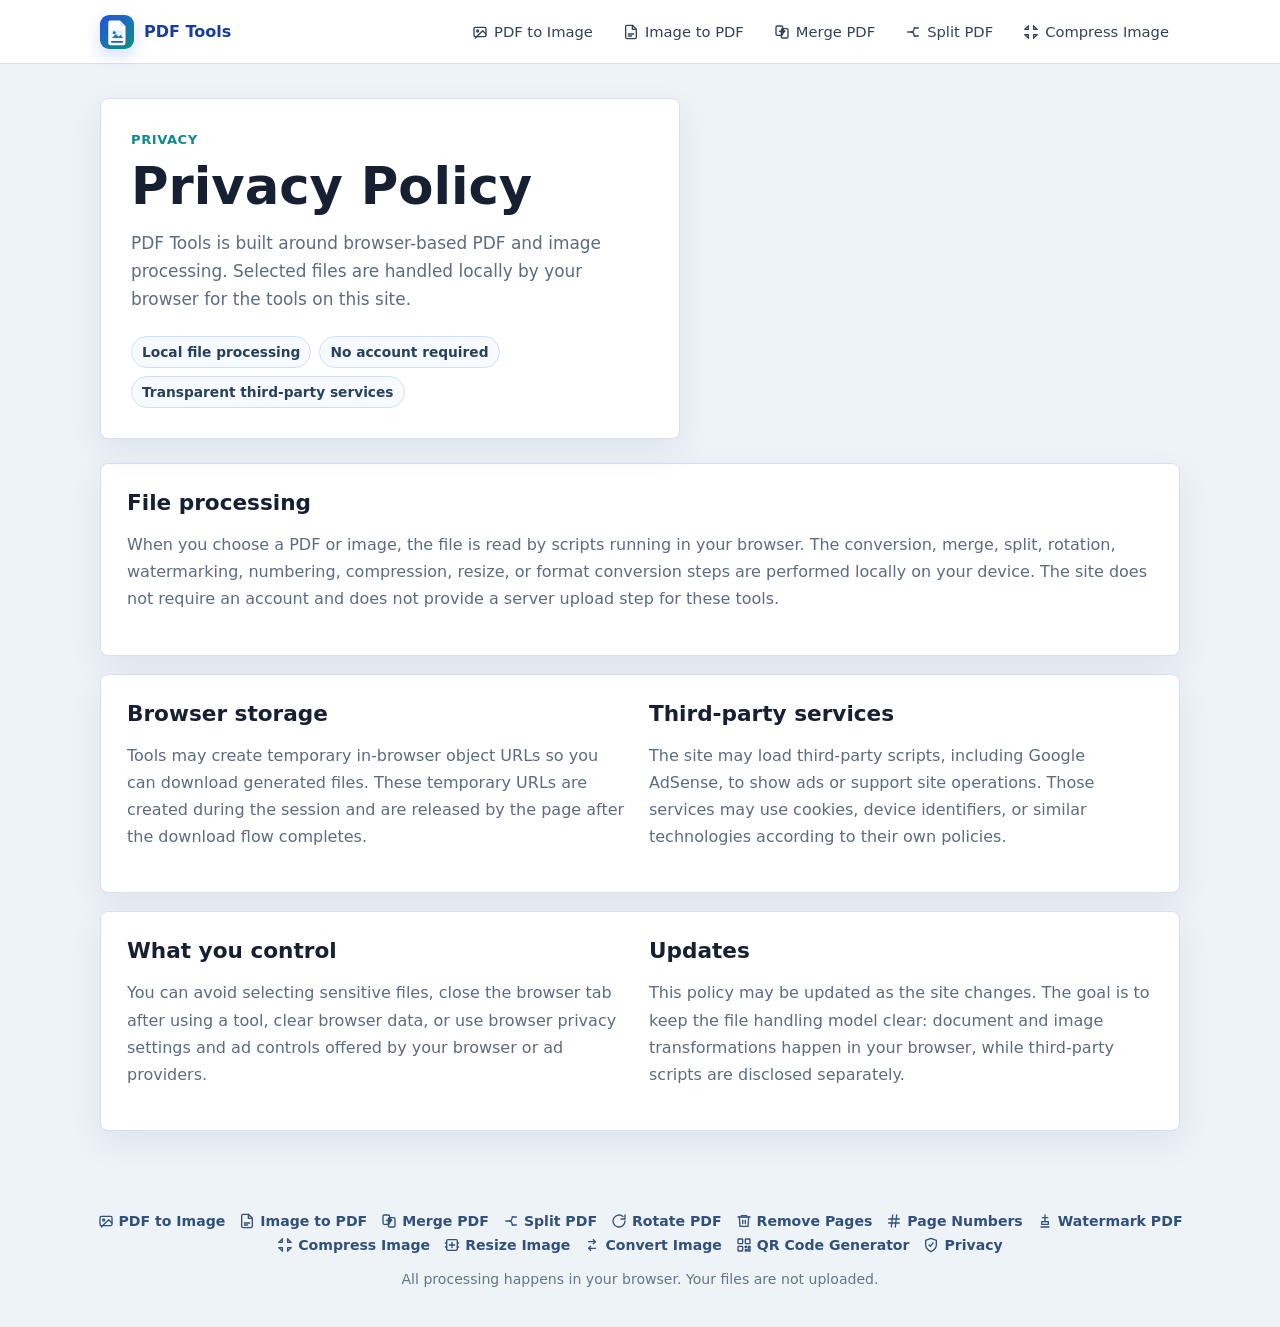
<file: privacy.html>
<!DOCTYPE html>
<html lang="en">
<head>
  <meta charset="UTF-8">
  <meta name="viewport" content="width=device-width, initial-scale=1.0">
  <title>Privacy Policy | PDF Tools</title>
  <meta name="description" content="Privacy policy for PDF Tools. Learn how browser-based PDF and image tools process files locally and how third-party services may be used.">
  <meta name="robots" content="index, follow">
  <meta name="google-adsense-account" content="ca-pub-3173901746543144">
  <link rel="canonical" href="https://pdftoimg.top/privacy.html">
  <meta property="og:url" content="https://pdftoimg.top/privacy.html">
  <meta property="og:title" content="Privacy Policy | PDF Tools">
  <meta property="og:description" content="PDF Tools processes selected files locally in your browser. This page explains file handling, browser storage, and third-party services.">
  <meta property="og:type" content="website">
  <meta property="og:image" content="https://pdftoimg.top/assets/og-image.png">
  <link rel="icon" type="image/svg+xml" href="data:image/svg+xml,%3Csvg xmlns=%22http://www.w3.org/2000/svg%22 viewBox=%220 0 64 64%22%3E%3Cdefs%3E%3ClinearGradient id=%22g%22 x1=%228%22 y1=%226%22 x2=%2258%22 y2=%2260%22%3E%3Cstop stop-color=%22%232457d6%22/%3E%3Cstop offset=%221%22 stop-color=%22%230f8b8d%22/%3E%3C/linearGradient%3E%3C/defs%3E%3Crect width=%2264%22 height=%2264%22 rx=%2214%22 fill=%22url(%23g)%22/%3E%3Cpath d=%22M20 10h18l10 10v34a4 4 0 0 1-4 4H20a4 4 0 0 1-4-4V14a4 4 0 0 1 4-4Z%22 fill=%22%23fff%22/%3E%3Cpath d=%22M38 10v10h10%22 fill=%22%23dce9ff%22/%3E%3Crect x=%2221%22 y=%2229%22 width=%2222%22 height=%2217%22 rx=%223%22 fill=%22%23eaf2ff%22/%3E%3Ccircle cx=%2227%22 cy=%2235%22 r=%223%22 fill=%22%232457d6%22/%3E%3Cpath d=%22m22 45 8-8 5 5 4-4 5 7H22Z%22 fill=%22%230f8b8d%22/%3E%3C/svg%3E">
  <link rel="alternate icon" href="favicon.ico" type="image/x-icon">
  <link rel="stylesheet" href="tools.css">
  <script type="application/ld+json">
  {"@context":"https://schema.org","@type":"WebPage","name":"Privacy Policy","url":"https://pdftoimg.top/privacy.html","description":"Privacy policy for browser-based PDF and image tools."}
  </script>
  <script type="application/ld+json">
  {"@context":"https://schema.org","@type":"BreadcrumbList","itemListElement":[{"@type":"ListItem","position":1,"name":"PDF Tools","item":"https://pdftoimg.top/"},{"@type":"ListItem","position":2,"name":"Privacy Policy","item":"https://pdftoimg.top/privacy.html"}]}
  </script>
  <script async src="https://pagead2.googlesyndication.com/pagead/js/adsbygoogle.js?client=ca-pub-3173901746543144"
   crossorigin="anonymous"></script>
</head>
<body>
  <header class="site-header">
    <nav class="nav" aria-label="Main navigation">
      <a class="brand" href="/"><span class="brand-mark" aria-hidden="true"></span><span class="brand-name">PDF Tools</span></a>
      <div class="nav-links"><a href="/">PDF to Image</a><a href="imgtopdf.html">Image to PDF</a><a href="merge-pdf.html">Merge PDF</a><a href="split-pdf.html">Split PDF</a><a href="compress-image.html">Compress Image</a></div>
    </nav>
  </header>

  <main class="wrap">
    <section class="hero">
      <div class="intro">
        <span class="eyebrow">Privacy</span>
        <h1>Privacy Policy</h1>
        <p class="lead">PDF Tools is built around browser-based PDF and image processing. Selected files are handled locally by your browser for the tools on this site.</p>
        <div class="trust-row"><span class="pill">Local file processing</span><span class="pill">No account required</span><span class="pill">Transparent third-party services</span></div>
      </div>
    </section>

    <section class="content-section">
      <h2>File processing</h2>
      <p>When you choose a PDF or image, the file is read by scripts running in your browser. The conversion, merge, split, rotation, watermarking, numbering, compression, resize, or format conversion steps are performed locally on your device. The site does not require an account and does not provide a server upload step for these tools.</p>
    </section>

    <section class="content-section two-cols">
      <div>
        <h2>Browser storage</h2>
        <p>Tools may create temporary in-browser object URLs so you can download generated files. These temporary URLs are created during the session and are released by the page after the download flow completes.</p>
      </div>
      <div>
        <h2>Third-party services</h2>
        <p>The site may load third-party scripts, including Google AdSense, to show ads or support site operations. Those services may use cookies, device identifiers, or similar technologies according to their own policies.</p>
      </div>
    </section>

    <section class="content-section two-cols">
      <div>
        <h2>What you control</h2>
        <p>You can avoid selecting sensitive files, close the browser tab after using a tool, clear browser data, or use browser privacy settings and ad controls offered by your browser or ad providers.</p>
      </div>
      <div>
        <h2>Updates</h2>
        <p>This policy may be updated as the site changes. The goal is to keep the file handling model clear: document and image transformations happen in your browser, while third-party scripts are disclosed separately.</p>
      </div>
    </section>
  </main>

  <footer class="footer">
    <div class="footer-tools" aria-label="All tools">
      <a href="/">PDF to Image</a>
      <a href="imgtopdf.html">Image to PDF</a>
      <a href="merge-pdf.html">Merge PDF</a>
      <a href="split-pdf.html">Split PDF</a>
      <a href="rotate-pdf.html">Rotate PDF</a>
      <a href="remove-pdf-pages.html">Remove Pages</a>
      <a href="add-page-numbers.html">Page Numbers</a>
      <a href="watermark-pdf.html">Watermark PDF</a>
      <a href="compress-image.html">Compress Image</a>
      <a href="resize-image.html">Resize Image</a>
      <a href="convert-image.html">Convert Image</a>
      <a href="qr-code-generator.html">QR Code Generator</a>
      <a href="privacy.html">Privacy</a>
    </div>
    <div>All processing happens in your browser. Your files are not uploaded.</div>
  </footer>
</body>
</html>
</file>
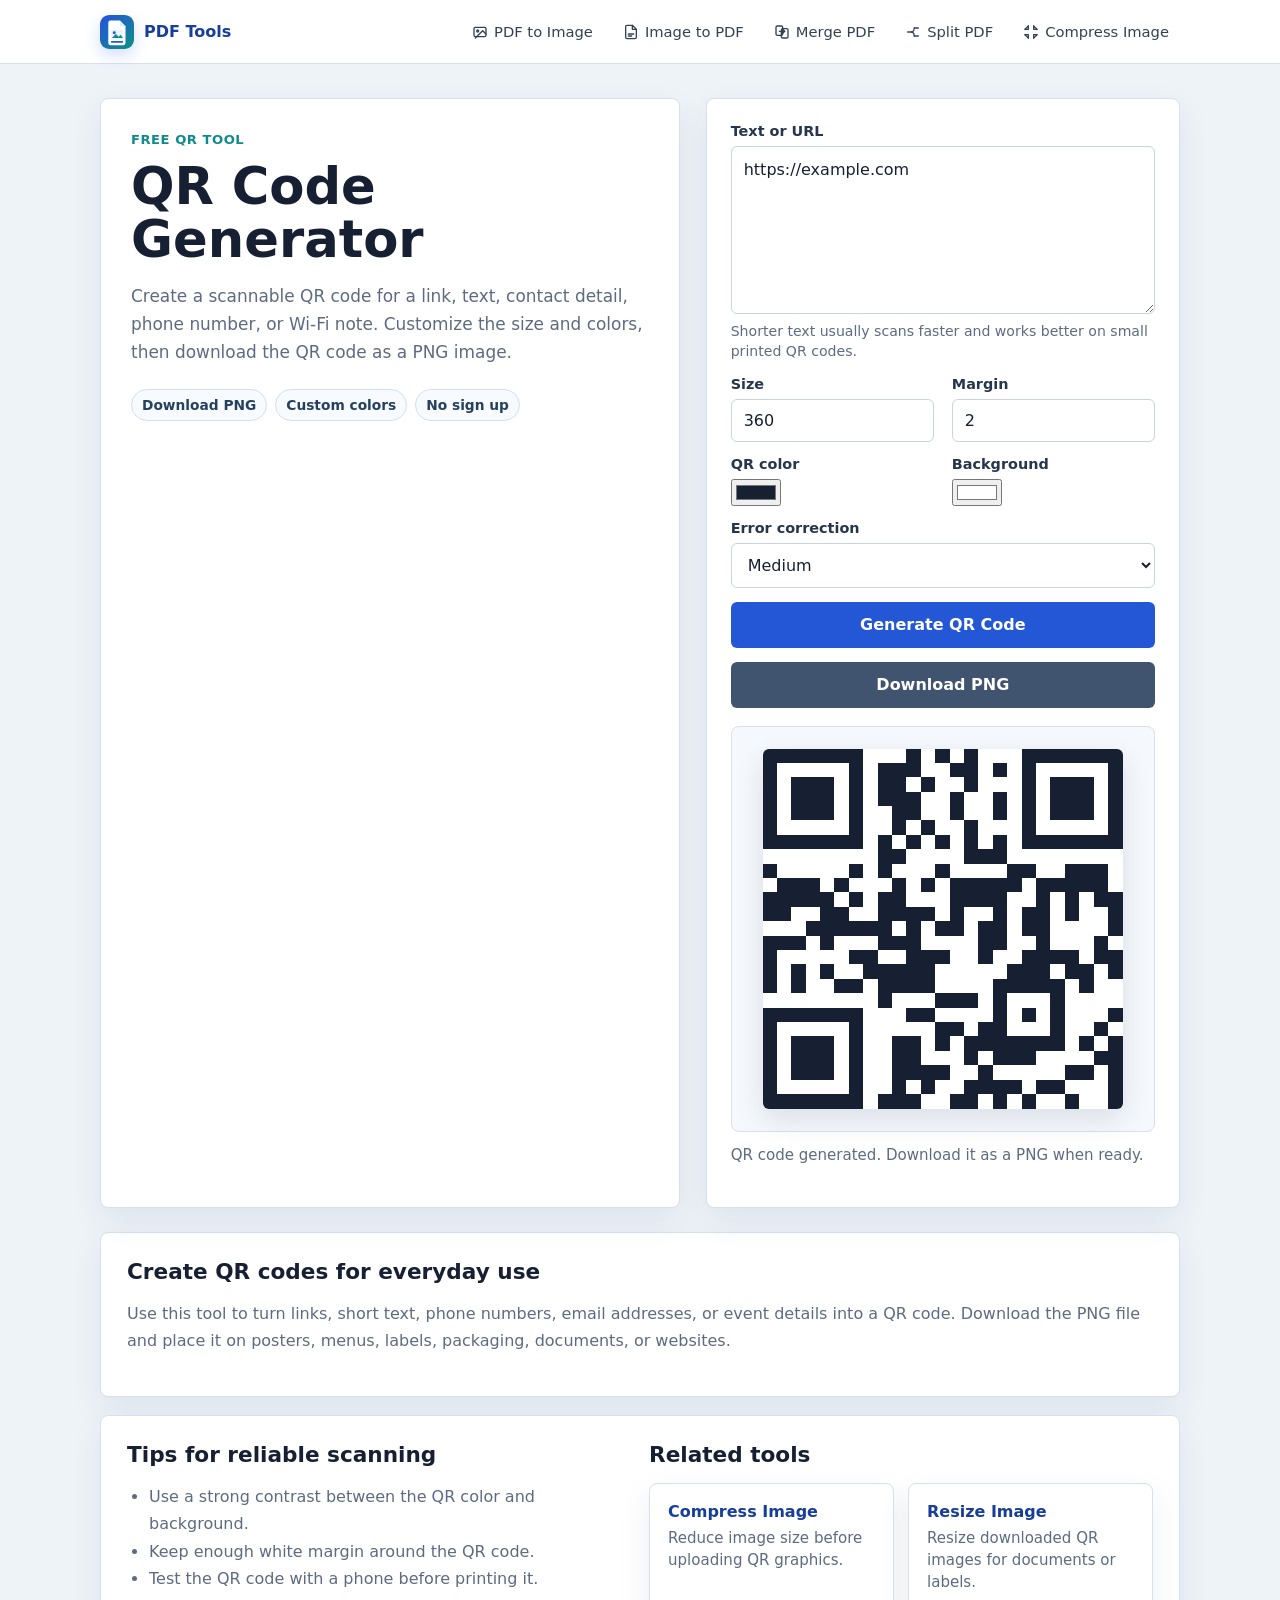
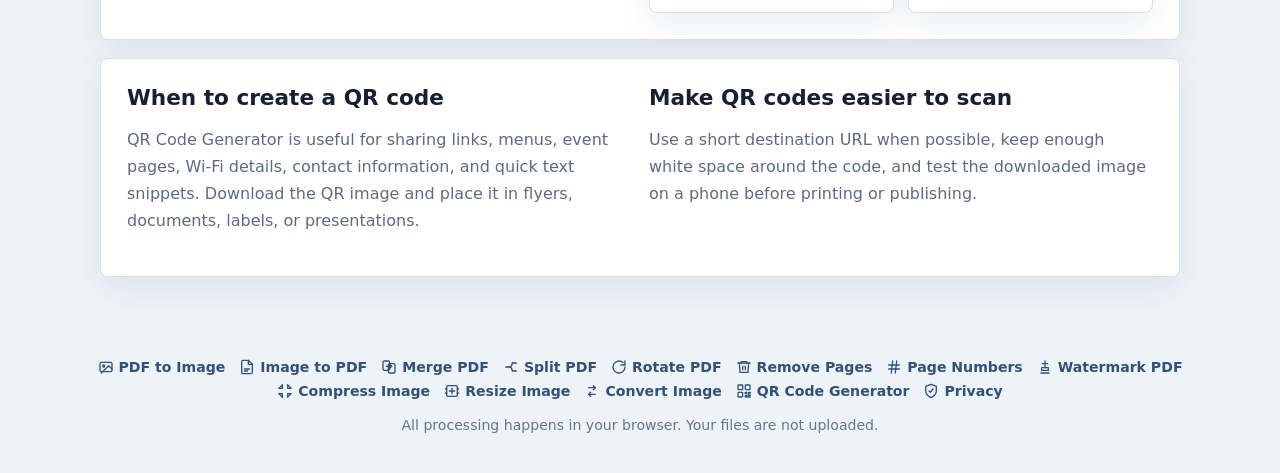
<file: qr-code-generator.html>
<!DOCTYPE html>
<html lang="en">
<head>
  <meta charset="UTF-8">
  <meta name="viewport" content="width=device-width, initial-scale=1.0">
  <title>QR Code Generator Free | Create QR Code Online</title>
  <meta name="description" content="Create a QR code online for free. Generate QR codes for links, text, email, phone numbers, and Wi-Fi details in your browser, then download as PNG.">
  <meta name="keywords" content="qr code generator, free qr code, create qr code, qr code png, link to qr code">
  <meta name="robots" content="index, follow">
    <meta name="google-adsense-account" content="ca-pub-3173901746543144">
  <link rel="canonical" href="https://pdftoimg.top/qr-code-generator.html">
    <meta property="og:url" content="https://pdftoimg.top/qr-code-generator.html">
    <meta property="og:title" content="QR Code Generator Free | Create QR Code Online">
    <meta property="og:description" content="Create a QR code online for free. Generate QR codes for links, text, email, phone numbers, and Wi-Fi details in your browser, then download as PNG.">
    <meta property="og:type" content="website">
    <meta property="og:image" content="https://pdftoimg.top/assets/og-image.png">
    <link rel="icon" type="image/svg+xml" href="data:image/svg+xml,%3Csvg xmlns=%22http://www.w3.org/2000/svg%22 viewBox=%220 0 64 64%22%3E%3Cdefs%3E%3ClinearGradient id=%22g%22 x1=%228%22 y1=%226%22 x2=%2258%22 y2=%2260%22%3E%3Cstop stop-color=%22%232457d6%22/%3E%3Cstop offset=%221%22 stop-color=%22%230f8b8d%22/%3E%3C/linearGradient%3E%3C/defs%3E%3Crect width=%2264%22 height=%2264%22 rx=%2214%22 fill=%22url(%23g)%22/%3E%3Cpath d=%22M20 10h18l10 10v34a4 4 0 0 1-4 4H20a4 4 0 0 1-4-4V14a4 4 0 0 1 4-4Z%22 fill=%22%23fff%22/%3E%3Cpath d=%22M38 10v10h10%22 fill=%22%23dce9ff%22/%3E%3Crect x=%2221%22 y=%2229%22 width=%2222%22 height=%2217%22 rx=%223%22 fill=%22%23eaf2ff%22/%3E%3Ccircle cx=%2227%22 cy=%2235%22 r=%223%22 fill=%22%232457d6%22/%3E%3Cpath d=%22m22 45 8-8 5 5 4-4 5 7H22Z%22 fill=%22%230f8b8d%22/%3E%3C/svg%3E">
    <link rel="alternate icon" href="favicon.ico" type="image/x-icon">
  <link rel="stylesheet" href="tools.css">
  <script src="js/qrcode.min.js" defer></script>
  <script type="application/ld+json">
  {"@context":"https://schema.org","@type":"BreadcrumbList","itemListElement": [{"@type":"ListItem","position":1,"name":"PDF Tools","item":"https://pdftoimg.top/"},{"@type":"ListItem","position":2,"name":"QR Code Generator","item":"https://pdftoimg.top/qr-code-generator.html"}]}
  </script>
    <script async src="https://pagead2.googlesyndication.com/pagead/js/adsbygoogle.js?client=ca-pub-3173901746543144"
     crossorigin="anonymous"></script>
  <script type="application/ld+json">
  {"@context":"https://schema.org","@type":"WebApplication","name":"QR Code Generator","applicationCategory":"UtilitiesApplication","operatingSystem":"Any","offers":{"@type":"Offer","price":"0","priceCurrency":"USD"},"description":"Generate QR codes online and download them as PNG images."}
  </script>
  <script type="application/ld+json">
  {"@context":"https://schema.org","@type":"FAQPage","mainEntity":[
    {"@type":"Question","name":"Can I create a QR code for free?","acceptedAnswer":{"@type":"Answer","text":"Yes. Enter text or a link, generate the QR code, and download it as a PNG image."}},
    {"@type":"Question","name":"What can I put in a QR code?","acceptedAnswer":{"@type":"Answer","text":"You can create QR codes for URLs, plain text, email addresses, phone numbers, Wi-Fi details, and other short text."}},
    {"@type":"Question","name":"Can I download the QR code?","acceptedAnswer":{"@type":"Answer","text":"Yes. The generated QR code can be downloaded as a PNG file."}}
  ]}
  </script>
</head>
<body>
  <header class="site-header">
    <nav class="nav" aria-label="Main navigation">
      <a class="brand" href="/"><span class="brand-mark" aria-hidden="true"></span><span class="brand-name">PDF Tools</span></a>
      <div class="nav-links"><a href="/">PDF to Image</a><a href="imgtopdf.html">Image to PDF</a><a href="merge-pdf.html">Merge PDF</a><a href="split-pdf.html">Split PDF</a><a href="compress-image.html">Compress Image</a></div>
    </nav>
  </header>

  <main class="wrap">
    <section class="hero">
      <div class="intro">
        <span class="eyebrow">Free QR tool</span>
        <h1>QR Code Generator</h1>
        <p class="lead">Create a scannable QR code for a link, text, contact detail, phone number, or Wi-Fi note. Customize the size and colors, then download the QR code as a PNG image.</p>
        <div class="trust-row">
          <span class="pill">Download PNG</span>
          <span class="pill">Custom colors</span>
          <span class="pill">No sign up</span>
        </div>
      </div>

      <section class="tool-panel" aria-label="QR code generator tool">
        <div class="controls" style="margin-top: 0;">
          <div class="field">
            <label for="qrText">Text or URL</label>
            <textarea id="qrText" rows="6" placeholder="https://example.com">https://example.com</textarea>
            <span class="hint">Shorter text usually scans faster and works better on small printed QR codes.</span>
          </div>
          <div class="two-cols">
            <div class="field">
              <label for="qrSize">Size</label>
              <input id="qrSize" type="number" min="160" max="1200" value="360">
            </div>
            <div class="field">
              <label for="qrMargin">Margin</label>
              <input id="qrMargin" type="number" min="0" max="8" value="2">
            </div>
          </div>
          <div class="two-cols">
            <div class="field">
              <label for="darkColor">QR color</label>
              <input id="darkColor" type="color" value="#172033">
            </div>
            <div class="field">
              <label for="lightColor">Background</label>
              <input id="lightColor" type="color" value="#ffffff">
            </div>
          </div>
          <div class="field">
            <label for="errorLevel">Error correction</label>
            <select id="errorLevel">
              <option value="M">Medium</option>
              <option value="L">Low</option>
              <option value="Q">Quartile</option>
              <option value="H">High</option>
            </select>
          </div>
          <button id="generateBtn">Generate QR Code</button>
          <button id="downloadBtn" class="secondary" type="button" disabled>Download PNG</button>
        </div>
        <div class="qr-preview">
          <div id="qrCanvas" class="qr-canvas" aria-label="Generated QR code"></div>
        </div>
        <p class="status" id="status">Enter text or a URL, then generate a QR code.</p>
      </section>
    </section>

    <section class="content-section">
      <h2>Create QR codes for everyday use</h2>
      <p>Use this tool to turn links, short text, phone numbers, email addresses, or event details into a QR code. Download the PNG file and place it on posters, menus, labels, packaging, documents, or websites.</p>
    </section>

    <section class="content-section two-cols">
      <div>
        <h2>Tips for reliable scanning</h2>
        <ul>
          <li>Use a strong contrast between the QR color and background.</li>
          <li>Keep enough white margin around the QR code.</li>
          <li>Test the QR code with a phone before printing it.</li>
        </ul>
      </div>
      <div>
        <h2>Related tools</h2>
        <div class="tool-grid">
          <a href="compress-image.html"><strong>Compress Image</strong><span>Reduce image size before uploading QR graphics.</span></a>
          <a href="resize-image.html"><strong>Resize Image</strong><span>Resize downloaded QR images for documents or labels.</span></a>
        </div>
      </div>
    </section>

    <section class="content-section two-cols seo-detail">
      <div>
        <h2>When to create a QR code</h2>
        <p>QR Code Generator is useful for sharing links, menus, event pages, Wi-Fi details, contact information, and quick text snippets. Download the QR image and place it in flyers, documents, labels, or presentations.</p>
      </div>
      <div>
        <h2>Make QR codes easier to scan</h2>
        <p>Use a short destination URL when possible, keep enough white space around the code, and test the downloaded image on a phone before printing or publishing.</p>
      </div>
    </section>
  </main>

  <footer class="footer">
  <div class="footer-tools" aria-label="All tools">
    <a href="/">PDF to Image</a>
    <a href="imgtopdf.html">Image to PDF</a>
    <a href="merge-pdf.html">Merge PDF</a>
    <a href="split-pdf.html">Split PDF</a>
    <a href="rotate-pdf.html">Rotate PDF</a>
    <a href="remove-pdf-pages.html">Remove Pages</a>
    <a href="add-page-numbers.html">Page Numbers</a>
    <a href="watermark-pdf.html">Watermark PDF</a>
    <a href="compress-image.html">Compress Image</a>
    <a href="resize-image.html">Resize Image</a>
    <a href="convert-image.html">Convert Image</a>
    <a href="qr-code-generator.html">QR Code Generator</a>
    <a href="privacy.html">Privacy</a>
  </div>
  <div>All processing happens in your browser. Your files are not uploaded.</div>
</footer>

  <script>
    document.addEventListener("DOMContentLoaded", () => {
      const qrText = document.getElementById("qrText");
      const qrSize = document.getElementById("qrSize");
      const qrMargin = document.getElementById("qrMargin");
      const darkColor = document.getElementById("darkColor");
      const lightColor = document.getElementById("lightColor");
      const errorLevel = document.getElementById("errorLevel");
      const generateBtn = document.getElementById("generateBtn");
      const downloadBtn = document.getElementById("downloadBtn");
      const qrCanvas = document.getElementById("qrCanvas");
      const status = document.getElementById("status");

      async function generateQr() {
        const text = qrText.value.trim();
        if (!text) {
          status.textContent = "Please enter text or a URL first.";
          downloadBtn.disabled = true;
          return;
        }
        if (!window.QRCode) {
          status.textContent = "QR code library is still loading. Please try again in a moment.";
          downloadBtn.disabled = true;
          return;
        }
        const width = Math.max(160, Math.min(1200, Number.parseInt(qrSize.value, 10) || 360));
        const margin = Math.max(0, Math.min(8, Number.parseInt(qrMargin.value, 10) || 2));
        try {
          qrCanvas.innerHTML = "";
          new QRCode(qrCanvas, {
            text,
            width,
            height: width,
            colorDark: darkColor.value,
            colorLight: lightColor.value,
            correctLevel: QRCode.CorrectLevel[errorLevel.value]
          });
          const generated = qrCanvas.querySelector("canvas, img");
          if (generated) {
            generated.style.padding = `${margin * 8}px`;
            generated.style.background = lightColor.value;
          }
          status.textContent = "QR code generated. Download it as a PNG when ready.";
          downloadBtn.disabled = false;
        } catch (error) {
          console.error(error);
          status.textContent = "Could not generate this QR code. Try shorter text.";
          downloadBtn.disabled = true;
        }
      }

      function downloadPng() {
        const canvas = qrCanvas.querySelector("canvas");
        if (!canvas) {
          status.textContent = "Generate a QR code before downloading.";
          return;
        }
        const link = document.createElement("a");
        link.href = canvas.toDataURL("image/png");
        link.download = "qr-code.png";
        document.body.appendChild(link);
        link.click();
        link.remove();
      }

      generateBtn.addEventListener("click", generateQr);
      downloadBtn.addEventListener("click", downloadPng);
      [qrText, qrSize, qrMargin, darkColor, lightColor, errorLevel].forEach(input => {
        input.addEventListener("change", generateQr);
      });
      generateQr();
    });
  </script>
</body>
</html>
</file>
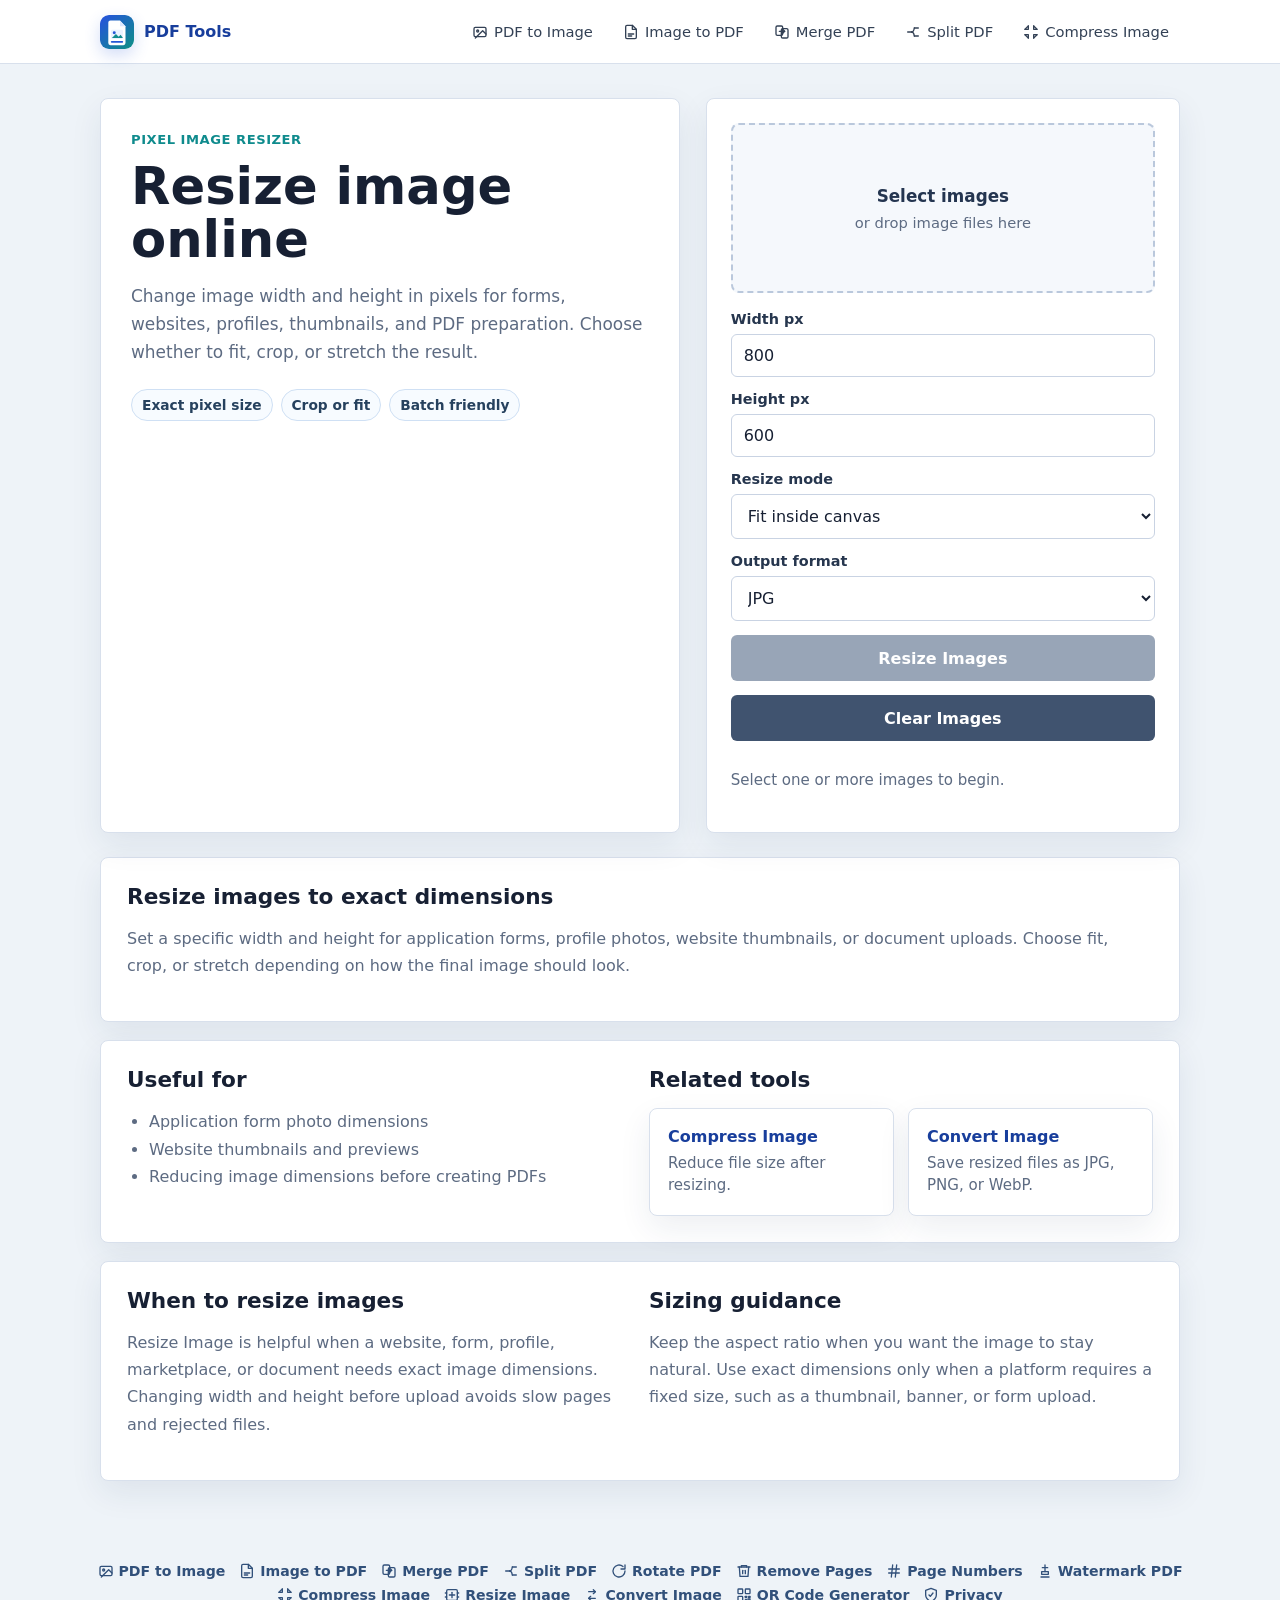
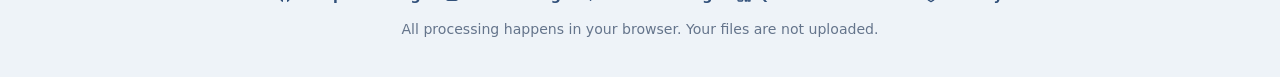
<file: resize-image.html>
<!DOCTYPE html>
<html lang="en">
<head>
  <meta charset="UTF-8">
  <meta name="viewport" content="width=device-width, initial-scale=1.0">
  <title>Resize Image Online Free | Change Image Size in Pixels</title>
  <meta name="description" content="Resize images online for free. Change JPG, PNG, or WebP image width and height in pixels locally in your browser with crop, fit, or stretch modes.">
  <meta name="keywords" content="resize image, change image size, resize image to pixels, image resizer online, resize jpg png webp">
  <meta name="robots" content="index, follow">
    <meta name="google-adsense-account" content="ca-pub-3173901746543144">
  <link rel="canonical" href="https://pdftoimg.top/resize-image.html">
    <meta property="og:url" content="https://pdftoimg.top/resize-image.html">
    <meta property="og:title" content="Resize Image Online Free | Change Image Size in Pixels">
    <meta property="og:description" content="Resize images online for free. Change JPG, PNG, or WebP image width and height in pixels locally in your browser with crop, fit, or stretch modes.">
    <meta property="og:type" content="website">
    <meta property="og:image" content="https://pdftoimg.top/assets/og-image.png">
    <link rel="icon" type="image/svg+xml" href="data:image/svg+xml,%3Csvg xmlns=%22http://www.w3.org/2000/svg%22 viewBox=%220 0 64 64%22%3E%3Cdefs%3E%3ClinearGradient id=%22g%22 x1=%228%22 y1=%226%22 x2=%2258%22 y2=%2260%22%3E%3Cstop stop-color=%22%232457d6%22/%3E%3Cstop offset=%221%22 stop-color=%22%230f8b8d%22/%3E%3C/linearGradient%3E%3C/defs%3E%3Crect width=%2264%22 height=%2264%22 rx=%2214%22 fill=%22url(%23g)%22/%3E%3Cpath d=%22M20 10h18l10 10v34a4 4 0 0 1-4 4H20a4 4 0 0 1-4-4V14a4 4 0 0 1 4-4Z%22 fill=%22%23fff%22/%3E%3Cpath d=%22M38 10v10h10%22 fill=%22%23dce9ff%22/%3E%3Crect x=%2221%22 y=%2229%22 width=%2222%22 height=%2217%22 rx=%223%22 fill=%22%23eaf2ff%22/%3E%3Ccircle cx=%2227%22 cy=%2235%22 r=%223%22 fill=%22%232457d6%22/%3E%3Cpath d=%22m22 45 8-8 5 5 4-4 5 7H22Z%22 fill=%22%230f8b8d%22/%3E%3C/svg%3E">
    <link rel="alternate icon" href="favicon.ico" type="image/x-icon">
  <link rel="stylesheet" href="tools.css">
  <script type="application/ld+json">
  {"@context":"https://schema.org","@type":"WebApplication","name":"Resize Image Online","applicationCategory":"UtilitiesApplication","operatingSystem":"Any","offers":{"@type":"Offer","price":"0","priceCurrency":"USD"},"description":"Resize images to exact pixel dimensions locally in the browser."}
  </script>
  <script type="application/ld+json">
  {"@context":"https://schema.org","@type":"FAQPage","mainEntity":[
    {"@type":"Question","name":"Can I resize an image to exact pixels?","acceptedAnswer":{"@type":"Answer","text":"Yes. Enter the target width and height in pixels, then choose fit, crop, or stretch mode."}},
    {"@type":"Question","name":"Are images uploaded?","acceptedAnswer":{"@type":"Answer","text":"No. Image resizing happens locally in your browser."}},
    {"@type":"Question","name":"Can I resize images for forms or applications?","acceptedAnswer":{"@type":"Answer","text":"Yes. Exact pixel resizing is useful for forms, profile photos, application portals, and document uploads."}}
  ]}
  </script>
  <script type="application/ld+json">
  {"@context":"https://schema.org","@type":"BreadcrumbList","itemListElement": [{"@type":"ListItem","position":1,"name":"PDF Tools","item":"https://pdftoimg.top/"},{"@type":"ListItem","position":2,"name":"Resize Image","item":"https://pdftoimg.top/resize-image.html"}]}
  </script>
    <script async src="https://pagead2.googlesyndication.com/pagead/js/adsbygoogle.js?client=ca-pub-3173901746543144"
     crossorigin="anonymous"></script></head>
<body>
  <header class="site-header"><nav class="nav" aria-label="Main navigation"><a class="brand" href="/"><span class="brand-mark" aria-hidden="true"></span><span class="brand-name">PDF Tools</span></a><div class="nav-links"><a href="/">PDF to Image</a><a href="imgtopdf.html">Image to PDF</a><a href="merge-pdf.html">Merge PDF</a><a href="split-pdf.html">Split PDF</a><a href="compress-image.html">Compress Image</a></div></nav></header>
  <main class="wrap">
    <section class="hero">
      <div class="intro"><span class="eyebrow">Pixel image resizer</span><h1>Resize image online</h1><p class="lead">Change image width and height in pixels for forms, websites, profiles, thumbnails, and PDF preparation. Choose whether to fit, crop, or stretch the result.</p><div class="trust-row"><span class="pill">Exact pixel size</span><span class="pill">Crop or fit</span><span class="pill">Batch friendly</span></div></div>
      <section class="tool-panel" aria-label="Resize image tool">
        <label class="dropzone" for="imageFiles" id="dropzone"><input id="imageFiles" type="file" accept="image/*" multiple><span><strong>Select images</strong>or drop image files here</span></label>
        <div class="controls">
          <div class="field"><label for="width">Width px</label><input id="width" type="number" min="1" value="800"></div>
          <div class="field"><label for="height">Height px</label><input id="height" type="number" min="1" value="600"></div>
          <div class="field"><label for="mode">Resize mode</label><select id="mode"><option value="fit">Fit inside canvas</option><option value="crop">Crop to fill</option><option value="stretch">Stretch exactly</option></select></div>
          <div class="field"><label for="format">Output format</label><select id="format"><option value="image/jpeg">JPG</option><option value="image/png">PNG</option><option value="image/webp">WebP</option></select></div>
          <button id="resizeBtn" disabled>Resize Images</button>
          <button id="clearBtn" class="secondary" type="button">Clear Images</button>
        </div>
        <div class="preview-grid" id="previewGrid"></div>
        <p class="status" id="status">Select one or more images to begin.</p>
      </section>
    </section>
    <section class="content-section"><h2>Resize images to exact dimensions</h2><p>Set a specific width and height for application forms, profile photos, website thumbnails, or document uploads. Choose fit, crop, or stretch depending on how the final image should look.</p></section>
    <section class="content-section two-cols"><div><h2>Useful for</h2><ul><li>Application form photo dimensions</li><li>Website thumbnails and previews</li><li>Reducing image dimensions before creating PDFs</li></ul></div><div><h2>Related tools</h2><div class="tool-grid"><a href="compress-image.html"><strong>Compress Image</strong><span>Reduce file size after resizing.</span></a><a href="convert-image.html"><strong>Convert Image</strong><span>Save resized files as JPG, PNG, or WebP.</span></a></div></div></section>

    <section class="content-section two-cols seo-detail">
      <div>
        <h2>When to resize images</h2>
        <p>Resize Image is helpful when a website, form, profile, marketplace, or document needs exact image dimensions. Changing width and height before upload avoids slow pages and rejected files.</p>
      </div>
      <div>
        <h2>Sizing guidance</h2>
        <p>Keep the aspect ratio when you want the image to stay natural. Use exact dimensions only when a platform requires a fixed size, such as a thumbnail, banner, or form upload.</p>
      </div>
    </section>
  </main>
  <footer class="footer">
  <div class="footer-tools" aria-label="All tools">
    <a href="/">PDF to Image</a>
    <a href="imgtopdf.html">Image to PDF</a>
    <a href="merge-pdf.html">Merge PDF</a>
    <a href="split-pdf.html">Split PDF</a>
    <a href="rotate-pdf.html">Rotate PDF</a>
    <a href="remove-pdf-pages.html">Remove Pages</a>
    <a href="add-page-numbers.html">Page Numbers</a>
    <a href="watermark-pdf.html">Watermark PDF</a>
    <a href="compress-image.html">Compress Image</a>
    <a href="resize-image.html">Resize Image</a>
    <a href="convert-image.html">Convert Image</a>
    <a href="qr-code-generator.html">QR Code Generator</a>
    <a href="privacy.html">Privacy</a>
  </div>
  <div>All processing happens in your browser. Your files are not uploaded.</div>
</footer>
  <script>
    document.addEventListener("DOMContentLoaded", () => {
      const input = document.getElementById("imageFiles");
      const dropzone = document.getElementById("dropzone");
      const widthInput = document.getElementById("width");
      const heightInput = document.getElementById("height");
      const mode = document.getElementById("mode");
      const format = document.getElementById("format");
      const resizeBtn = document.getElementById("resizeBtn");
      const clearBtn = document.getElementById("clearBtn");
      const previewGrid = document.getElementById("previewGrid");
      const status = document.getElementById("status");
      let files = [];

      function renderPreview() {
        previewGrid.innerHTML = "";
        files.forEach(file => {
          const img = document.createElement("img");
          img.alt = file.name;
          img.src = URL.createObjectURL(file);
          img.onload = () => URL.revokeObjectURL(img.src);
          previewGrid.appendChild(img);
        });
        resizeBtn.disabled = files.length === 0;
        status.textContent = files.length ? `${files.length} image(s) ready.` : "Select one or more images to begin.";
      }

      function addFiles(fileSet) { files = files.concat(Array.from(fileSet).filter(file => file.type.startsWith("image/"))); renderPreview(); }
      function loadImage(file) { return new Promise((resolve, reject) => { const img = new Image(); img.onload = () => resolve(img); img.onerror = reject; img.src = URL.createObjectURL(file); }); }
      function downloadBlob(blob, name) { const url = URL.createObjectURL(blob); const link = document.createElement("a"); link.href = url; link.download = name; document.body.appendChild(link); link.click(); link.remove(); URL.revokeObjectURL(url); }

      async function resizeFile(file) {
        const img = await loadImage(file);
        const outW = Math.max(1, Number.parseInt(widthInput.value, 10) || 800);
        const outH = Math.max(1, Number.parseInt(heightInput.value, 10) || 600);
        const canvas = document.createElement("canvas");
        canvas.width = outW; canvas.height = outH;
        const ctx = canvas.getContext("2d", { alpha: format.value !== "image/jpeg" });
        ctx.fillStyle = "#ffffff"; ctx.fillRect(0, 0, outW, outH);
        let sx = 0, sy = 0, sw = img.naturalWidth, sh = img.naturalHeight, dx = 0, dy = 0, dw = outW, dh = outH;
        if (mode.value === "fit") {
          const scale = Math.min(outW / sw, outH / sh);
          dw = Math.round(sw * scale); dh = Math.round(sh * scale); dx = Math.round((outW - dw) / 2); dy = Math.round((outH - dh) / 2);
        } else if (mode.value === "crop") {
          const sourceRatio = sw / sh; const targetRatio = outW / outH;
          if (sourceRatio > targetRatio) { const newW = sh * targetRatio; sx = (sw - newW) / 2; sw = newW; } else { const newH = sw / targetRatio; sy = (sh - newH) / 2; sh = newH; }
        }
        ctx.drawImage(img, sx, sy, sw, sh, dx, dy, dw, dh);
        URL.revokeObjectURL(img.src);
        const type = format.value;
        const blob = await new Promise(resolve => canvas.toBlob(resolve, type, 0.92));
        const ext = type === "image/png" ? "png" : type === "image/webp" ? "webp" : "jpg";
        downloadBlob(blob, `${file.name.replace(/\.[^.]+$/, "")}-${outW}x${outH}.${ext}`);
      }

      input.addEventListener("change", event => addFiles(event.target.files));
      dropzone.addEventListener("dragover", event => event.preventDefault());
      dropzone.addEventListener("drop", event => { event.preventDefault(); addFiles(event.dataTransfer.files); });
      clearBtn.addEventListener("click", () => { files = []; input.value = ""; renderPreview(); });
      resizeBtn.addEventListener("click", async () => { resizeBtn.disabled = true; status.textContent = "Resizing images..."; try { for (const file of files) await resizeFile(file); status.textContent = "Done. Resized images have been downloaded."; } catch (error) { status.textContent = "Could not resize one of these images."; } finally { resizeBtn.disabled = false; } });
    });
  </script>
</body>
</html>
</file>
<file: tools.css>
* {
  box-sizing: border-box;
}

:root {
  color-scheme: light;
  --ink: #172033;
  --muted: #5d6b82;
  --line: #d8e0ec;
  --soft: #f5f8fc;
  --brand: #2457d6;
  --brand-dark: #183e9c;
  --accent: #0f8b8d;
  --ok: #0f7b4f;
  --warn: #a35d00;
}

body {
  margin: 0;
  font-family: Inter, ui-sans-serif, system-ui, -apple-system, BlinkMacSystemFont, "Segoe UI", sans-serif;
  color: var(--ink);
  background: #eef3f8;
}

a {
  color: inherit;
}

.site-header {
  background: #ffffff;
  border-bottom: 1px solid var(--line);
}

.nav {
  max-width: 1120px;
  margin: 0 auto;
  padding: 14px 20px;
  display: flex;
  align-items: center;
  justify-content: space-between;
  gap: 18px;
}

.brand {
  display: inline-flex;
  align-items: center;
  gap: 10px;
  font-weight: 800;
  text-decoration: none;
  letter-spacing: 0;
  color: var(--brand-dark);
  white-space: nowrap;
}

.brand-mark {
  width: 34px;
  height: 34px;
  border-radius: 9px;
  display: block;
  box-shadow: 0 6px 16px rgba(36, 87, 214, 0.2);
  background: url("data:image/svg+xml,%3Csvg xmlns='http://www.w3.org/2000/svg' viewBox='0 0 160 160'%3E%3Cdefs%3E%3ClinearGradient id='bg' x1='20' y1='16' x2='144' y2='148' gradientUnits='userSpaceOnUse'%3E%3Cstop stop-color='%232457d6'/%3E%3Cstop offset='1' stop-color='%230f8b8d'/%3E%3C/linearGradient%3E%3C/defs%3E%3Crect width='160' height='160' rx='34' fill='url(%23bg)'/%3E%3Cpath d='M49 26h45l26 27v79a10 10 0 0 1-10 10H49a10 10 0 0 1-10-10V36a10 10 0 0 1 10-10Z' fill='%23fff'/%3E%3Cpath d='M94 27v26h25' fill='%23dce9ff'/%3E%3Crect x='52' y='69' width='56' height='44' rx='7' fill='%23eaf2ff'/%3E%3Ccircle cx='67' cy='84' r='7' fill='%232457d6'/%3E%3Cpath d='m56 108 19-19 13 13 9-9 11 15H56Z' fill='%230f8b8d'/%3E%3Cpath d='M55 126h50' stroke='%232457d6' stroke-width='8' stroke-linecap='round'/%3E%3C/svg%3E") center / contain no-repeat;
}

.brand-name {
  line-height: 1;
}

.nav-links {
  display: flex;
  gap: 8px;
  flex-wrap: wrap;
  justify-content: flex-end;
}

.nav-links a {
  text-decoration: none;
  color: #334155;
  border: 1px solid transparent;
  padding: 8px 10px;
  border-radius: 6px;
  font-size: 0.92rem;
  display: inline-flex;
  align-items: center;
  gap: 6px;
}

.nav-links a:hover,
.nav-links a[aria-current="page"] {
  border-color: #c9d7ef;
  background: #f4f7ff;
  color: var(--brand-dark);
}

.wrap {
  max-width: 1120px;
  margin: 0 auto;
  padding: 34px 20px 56px;
}

.hero {
  display: grid;
  grid-template-columns: minmax(0, 1.1fr) minmax(280px, 0.9fr);
  gap: 26px;
  align-items: stretch;
  margin-bottom: 24px;
}

.intro,
.tool-panel,
.content-section,
.tool-grid a {
  background: #ffffff;
  border: 1px solid var(--line);
  border-radius: 8px;
  box-shadow: 0 12px 32px rgba(30, 49, 83, 0.08);
}

.intro {
  padding: 30px;
}

.eyebrow {
  display: inline-flex;
  align-items: center;
  gap: 8px;
  color: var(--accent);
  font-weight: 700;
  font-size: 0.82rem;
  text-transform: uppercase;
  letter-spacing: 0.04em;
}

h1 {
  margin: 12px 0 12px;
  font-size: clamp(2rem, 5vw, 3.2rem);
  line-height: 1.04;
  letter-spacing: 0;
}

.lead {
  color: var(--muted);
  font-size: 1.06rem;
  line-height: 1.65;
  max-width: 720px;
}

.trust-row {
  display: flex;
  flex-wrap: wrap;
  gap: 8px;
  margin-top: 22px;
}

.pill {
  border: 1px solid #cfe0f4;
  background: #f7fbff;
  border-radius: 999px;
  padding: 7px 10px;
  color: #26415e;
  font-size: 0.86rem;
  font-weight: 650;
}

.tool-panel {
  padding: 24px;
}

.dropzone {
  min-height: 170px;
  border: 2px dashed #bac8dc;
  background: var(--soft);
  border-radius: 8px;
  display: grid;
  place-items: center;
  text-align: center;
  padding: 24px;
  cursor: pointer;
}

.dropzone:hover {
  border-color: var(--brand);
  background: #f1f6ff;
}

.dropzone strong {
  display: block;
  margin-bottom: 8px;
  color: #243550;
  font-size: 1.05rem;
}

.dropzone span {
  color: var(--muted);
  font-size: 0.92rem;
}

input[type="file"] {
  display: none;
}

.controls {
  display: grid;
  gap: 14px;
  margin-top: 18px;
}

.field {
  display: grid;
  gap: 7px;
}

.field label {
  color: #26364e;
  font-weight: 700;
  font-size: 0.9rem;
}

.hint {
  color: var(--muted);
  font-size: 0.88rem;
  line-height: 1.45;
}

input[type="text"],
input[type="number"],
textarea,
select {
  width: 100%;
  border: 1px solid #c9d3e3;
  border-radius: 6px;
  background: #ffffff;
  padding: 11px 12px;
  font: inherit;
  color: var(--ink);
}

textarea {
  resize: vertical;
  line-height: 1.5;
}

button,
.button {
  width: 100%;
  border: 0;
  border-radius: 6px;
  background: var(--brand);
  color: #ffffff;
  padding: 12px 16px;
  font: inherit;
  font-weight: 750;
  cursor: pointer;
  text-decoration: none;
  display: inline-flex;
  align-items: center;
  justify-content: center;
  min-height: 46px;
}

button:hover,
.button:hover {
  background: var(--brand-dark);
}

button:disabled {
  background: #98a5b7;
  cursor: not-allowed;
}

.secondary {
  background: #40536f;
}

.secondary:hover {
  background: #2f3f56;
}

.status {
  margin-top: 14px;
  color: var(--muted);
  min-height: 22px;
  font-size: 0.94rem;
}

.file-list {
  margin-top: 16px;
  display: grid;
  gap: 8px;
}

.file-item {
  display: flex;
  justify-content: space-between;
  gap: 10px;
  align-items: center;
  border: 1px solid var(--line);
  background: #ffffff;
  border-radius: 6px;
  padding: 10px 12px;
  color: #2c3b52;
  font-size: 0.9rem;
}

.file-item small {
  color: var(--muted);
  white-space: nowrap;
}

.preview-grid {
  display: grid;
  grid-template-columns: repeat(auto-fit, minmax(130px, 1fr));
  gap: 12px;
  margin-top: 16px;
}

.preview-grid img {
  width: 100%;
  aspect-ratio: 1;
  object-fit: cover;
  border-radius: 6px;
  border: 1px solid var(--line);
  background: #ffffff;
}

.qr-preview {
  margin-top: 18px;
  display: grid;
  place-items: center;
  background: var(--soft);
  border: 1px solid var(--line);
  border-radius: 8px;
  padding: 22px;
}

.qr-preview canvas,
.qr-preview img {
  width: min(100%, 360px);
  height: auto;
  background: #ffffff;
  border-radius: 6px;
  box-shadow: 0 10px 28px rgba(30, 49, 83, 0.12);
}

.qr-canvas {
  display: grid;
  place-items: center;
}

.content-section {
  padding: 26px;
  margin-top: 18px;
}

.content-section h2 {
  margin: 0 0 12px;
  font-size: 1.35rem;
}

.content-section p,
.content-section li {
  color: var(--muted);
  line-height: 1.7;
}

.content-section ul,
.content-section ol {
  padding-left: 22px;
}

.tool-grid {
  display: grid;
  grid-template-columns: repeat(auto-fit, minmax(210px, 1fr));
  gap: 14px;
  margin-top: 16px;
}

.tool-grid a {
  display: block;
  padding: 18px;
  text-decoration: none;
}

.tool-grid strong {
  display: block;
  margin-bottom: 7px;
  color: var(--brand-dark);
}

.tool-grid span {
  color: var(--muted);
  line-height: 1.45;
  font-size: 0.94rem;
}

.two-cols {
  display: grid;
  grid-template-columns: repeat(2, minmax(0, 1fr));
  gap: 18px;
}

.footer {
  color: #64748b;
  text-align: center;
  padding: 26px 20px 40px;
  font-size: 0.88rem;
}

.footer-tools {
  max-width: 1120px;
  margin: 0 auto 18px;
  display: flex;
  flex-wrap: wrap;
  justify-content: center;
  gap: 8px 14px;
}

.footer-tools a {
  color: #31507a;
  text-decoration: none;
  font-weight: 650;
  display: inline-flex;
  align-items: center;
  gap: 5px;
}

.footer-tools a:hover {
  color: var(--brand-dark);
  text-decoration: underline;
}

.nav-links a::before,
.footer-tools a::before {
  content: "";
  width: 16px;
  height: 16px;
  flex: 0 0 16px;
  background: currentColor;
  -webkit-mask: var(--tool-icon) center / contain no-repeat;
  mask: var(--tool-icon) center / contain no-repeat;
}

a[href="/"] {
  --tool-icon: url("data:image/svg+xml,%3Csvg xmlns='http://www.w3.org/2000/svg' viewBox='0 0 24 24' fill='none' stroke='black' stroke-width='2' stroke-linecap='round' stroke-linejoin='round'%3E%3Crect x='3' y='5' width='18' height='14' rx='2'/%3E%3Ccircle cx='8.5' cy='10.5' r='1.5'/%3E%3Cpath d='m21 15-5-5L5 21'/%3E%3C/svg%3E");
}

a[href="imgtopdf.html"] {
  --tool-icon: url("data:image/svg+xml,%3Csvg xmlns='http://www.w3.org/2000/svg' viewBox='0 0 24 24' fill='none' stroke='black' stroke-width='2' stroke-linecap='round' stroke-linejoin='round'%3E%3Cpath d='M14 2H6a2 2 0 0 0-2 2v16a2 2 0 0 0 2 2h12a2 2 0 0 0 2-2V8z'/%3E%3Cpath d='M14 2v6h6'/%3E%3Cpath d='M8 15h8'/%3E%3Cpath d='M8 18h5'/%3E%3C/svg%3E");
}

a[href="merge-pdf.html"] {
  --tool-icon: url("data:image/svg+xml,%3Csvg xmlns='http://www.w3.org/2000/svg' viewBox='0 0 24 24' fill='none' stroke='black' stroke-width='2' stroke-linecap='round' stroke-linejoin='round'%3E%3Crect x='3' y='3' width='10' height='14' rx='2'/%3E%3Crect x='11' y='7' width='10' height='14' rx='2'/%3E%3Cpath d='M8 11h8'/%3E%3Cpath d='m13 8 3 3-3 3'/%3E%3C/svg%3E");
}

a[href="split-pdf.html"] {
  --tool-icon: url("data:image/svg+xml,%3Csvg xmlns='http://www.w3.org/2000/svg' viewBox='0 0 24 24' fill='none' stroke='black' stroke-width='2' stroke-linecap='round' stroke-linejoin='round'%3E%3Cpath d='M4 12h6'/%3E%3Cpath d='M14 6h6'/%3E%3Cpath d='M14 18h6'/%3E%3Cpath d='M10 12c3 0 4-6 4-6'/%3E%3Cpath d='M10 12c3 0 4 6 4 6'/%3E%3C/svg%3E");
}

a[href="compress-image.html"] {
  --tool-icon: url("data:image/svg+xml,%3Csvg xmlns='http://www.w3.org/2000/svg' viewBox='0 0 24 24' fill='none' stroke='black' stroke-width='2' stroke-linecap='round' stroke-linejoin='round'%3E%3Cpath d='M8 3v5H3'/%3E%3Cpath d='M16 3v5h5'/%3E%3Cpath d='M8 21v-5H3'/%3E%3Cpath d='M16 21v-5h5'/%3E%3Cpath d='M3 8l5-5'/%3E%3Cpath d='M21 8l-5-5'/%3E%3Cpath d='M3 16l5 5'/%3E%3Cpath d='M21 16l-5 5'/%3E%3C/svg%3E");
}

a[href="rotate-pdf.html"] {
  --tool-icon: url("data:image/svg+xml,%3Csvg xmlns='http://www.w3.org/2000/svg' viewBox='0 0 24 24' fill='none' stroke='black' stroke-width='2' stroke-linecap='round' stroke-linejoin='round'%3E%3Cpath d='M21 12a9 9 0 1 1-3-6.7'/%3E%3Cpath d='M21 3v6h-6'/%3E%3C/svg%3E");
}

a[href="remove-pdf-pages.html"] {
  --tool-icon: url("data:image/svg+xml,%3Csvg xmlns='http://www.w3.org/2000/svg' viewBox='0 0 24 24' fill='none' stroke='black' stroke-width='2' stroke-linecap='round' stroke-linejoin='round'%3E%3Cpath d='M3 6h18'/%3E%3Cpath d='M8 6V4h8v2'/%3E%3Cpath d='M19 6l-1 14H6L5 6'/%3E%3Cpath d='M10 11v5'/%3E%3Cpath d='M14 11v5'/%3E%3C/svg%3E");
}

a[href="add-page-numbers.html"] {
  --tool-icon: url("data:image/svg+xml,%3Csvg xmlns='http://www.w3.org/2000/svg' viewBox='0 0 24 24' fill='none' stroke='black' stroke-width='2' stroke-linecap='round' stroke-linejoin='round'%3E%3Cpath d='M4 9h16'/%3E%3Cpath d='M4 15h16'/%3E%3Cpath d='M10 3 8 21'/%3E%3Cpath d='M16 3l-2 18'/%3E%3C/svg%3E");
}

a[href="watermark-pdf.html"] {
  --tool-icon: url("data:image/svg+xml,%3Csvg xmlns='http://www.w3.org/2000/svg' viewBox='0 0 24 24' fill='none' stroke='black' stroke-width='2' stroke-linecap='round' stroke-linejoin='round'%3E%3Cpath d='M6 21h12'/%3E%3Cpath d='M12 3v10'/%3E%3Cpath d='M8 7h8'/%3E%3Cpath d='M7 13h10v4H7z'/%3E%3C/svg%3E");
}

a[href="resize-image.html"] {
  --tool-icon: url("data:image/svg+xml,%3Csvg xmlns='http://www.w3.org/2000/svg' viewBox='0 0 24 24' fill='none' stroke='black' stroke-width='2' stroke-linecap='round' stroke-linejoin='round'%3E%3Crect x='4' y='4' width='16' height='16' rx='2'/%3E%3Cpath d='M8 12h8'/%3E%3Cpath d='M12 8v8'/%3E%3Cpath d='M4 9H2'/%3E%3Cpath d='M4 15H2'/%3E%3Cpath d='M22 9h-2'/%3E%3Cpath d='M22 15h-2'/%3E%3C/svg%3E");
}

a[href="convert-image.html"] {
  --tool-icon: url("data:image/svg+xml,%3Csvg xmlns='http://www.w3.org/2000/svg' viewBox='0 0 24 24' fill='none' stroke='black' stroke-width='2' stroke-linecap='round' stroke-linejoin='round'%3E%3Cpath d='M7 7h10'/%3E%3Cpath d='m14 4 3 3-3 3'/%3E%3Cpath d='M17 17H7'/%3E%3Cpath d='m10 20-3-3 3-3'/%3E%3C/svg%3E");
}

a[href="qr-code-generator.html"] {
  --tool-icon: url("data:image/svg+xml,%3Csvg xmlns='http://www.w3.org/2000/svg' viewBox='0 0 24 24' fill='none' stroke='black' stroke-width='2' stroke-linecap='round' stroke-linejoin='round'%3E%3Crect x='3' y='3' width='7' height='7' rx='1'/%3E%3Crect x='14' y='3' width='7' height='7' rx='1'/%3E%3Crect x='3' y='14' width='7' height='7' rx='1'/%3E%3Cpath d='M14 14h2v2h-2z'/%3E%3Cpath d='M19 14h2v2h-2z'/%3E%3Cpath d='M14 19h2v2h-2z'/%3E%3Cpath d='M18 18h3v3h-3z'/%3E%3C/svg%3E");
}

a[href="privacy.html"] {
  --tool-icon: url("data:image/svg+xml,%3Csvg xmlns='http://www.w3.org/2000/svg' viewBox='0 0 24 24' fill='none' stroke='black' stroke-width='2' stroke-linecap='round' stroke-linejoin='round'%3E%3Cpath d='M12 22s8-4 8-10V5l-8-3-8 3v7c0 6 8 10 8 10Z'/%3E%3Cpath d='m9 12 2 2 4-5'/%3E%3C/svg%3E");
}

@media (max-width: 800px) {
  .nav {
    align-items: flex-start;
    flex-direction: column;
    gap: 12px;
  }

  .nav-links {
    justify-content: flex-start;
    flex-wrap: nowrap;
    overflow-x: auto;
    width: 100%;
    padding-bottom: 2px;
    scrollbar-width: thin;
  }

  .nav-links a {
    flex: 0 0 auto;
  }

  .hero,
  .two-cols {
    grid-template-columns: 1fr;
  }

  .intro,
  .tool-panel,
  .content-section {
    padding: 20px;
  }
}
</file>
